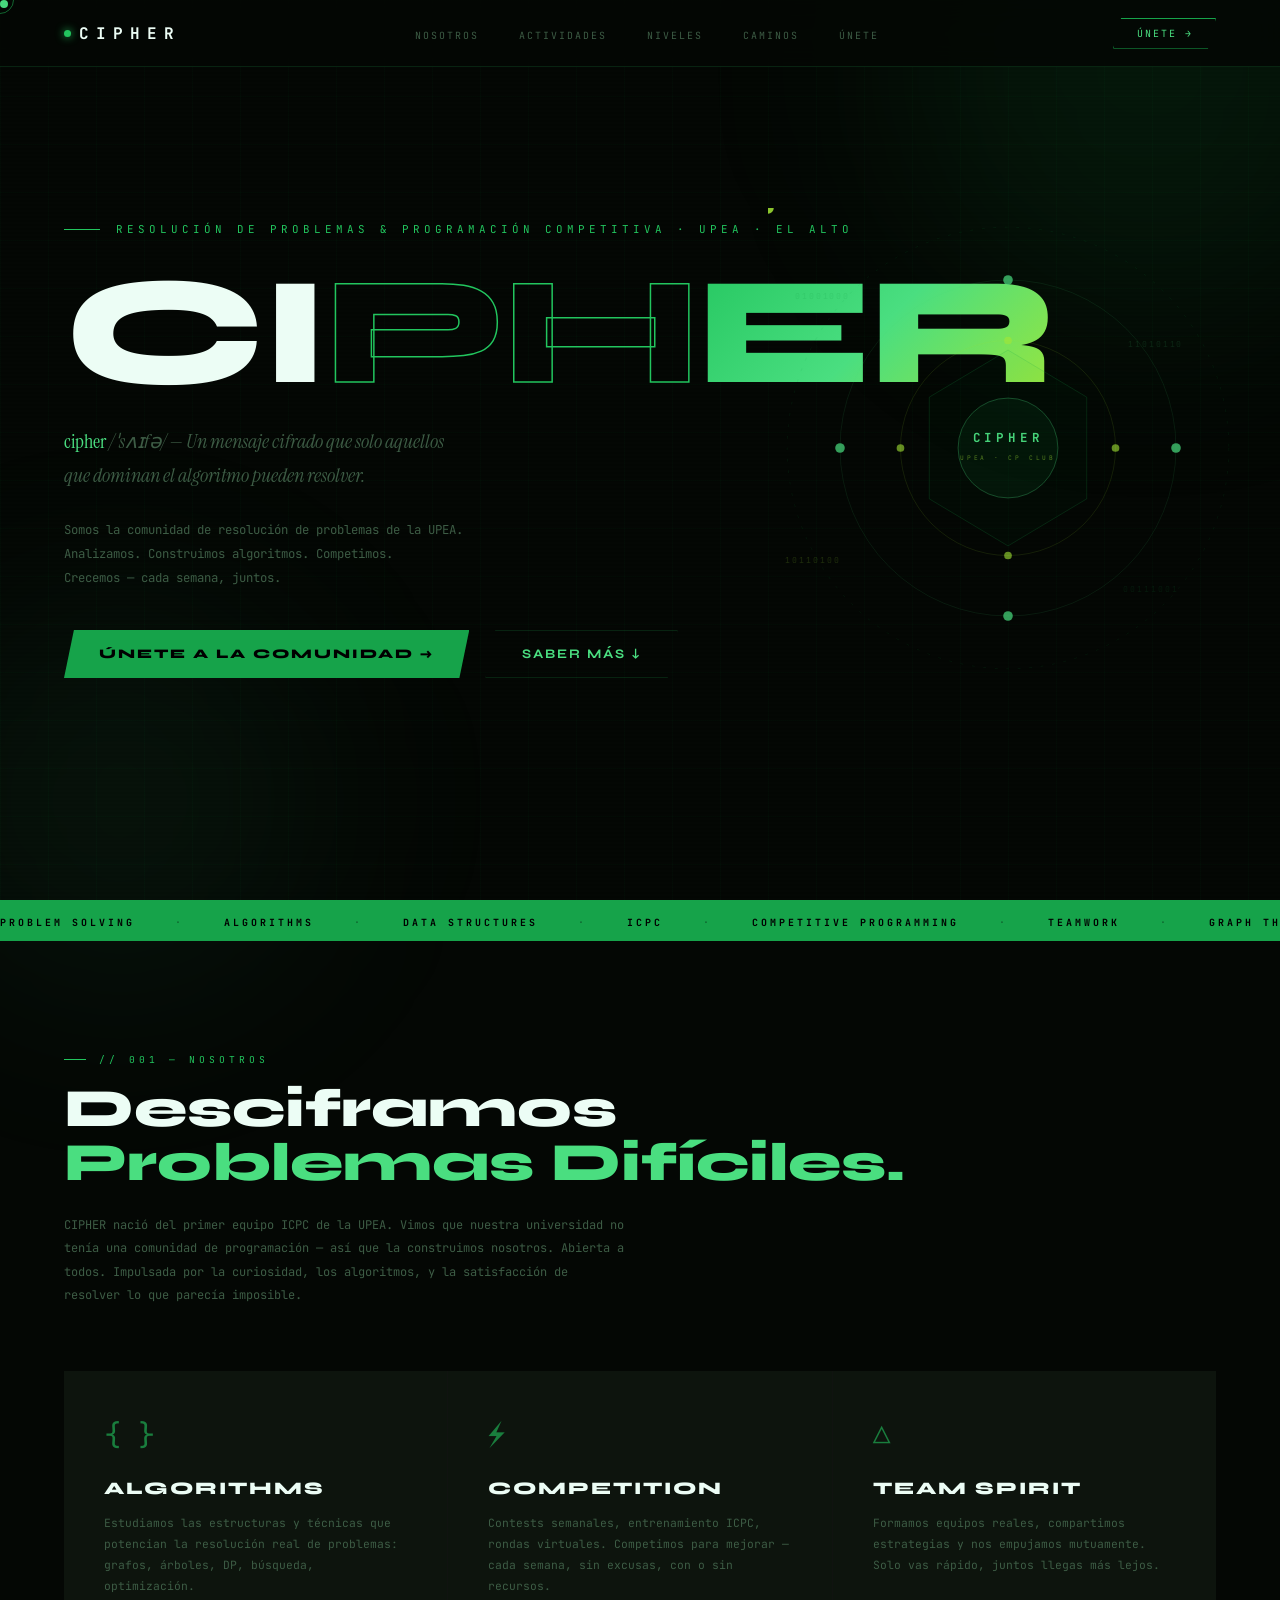
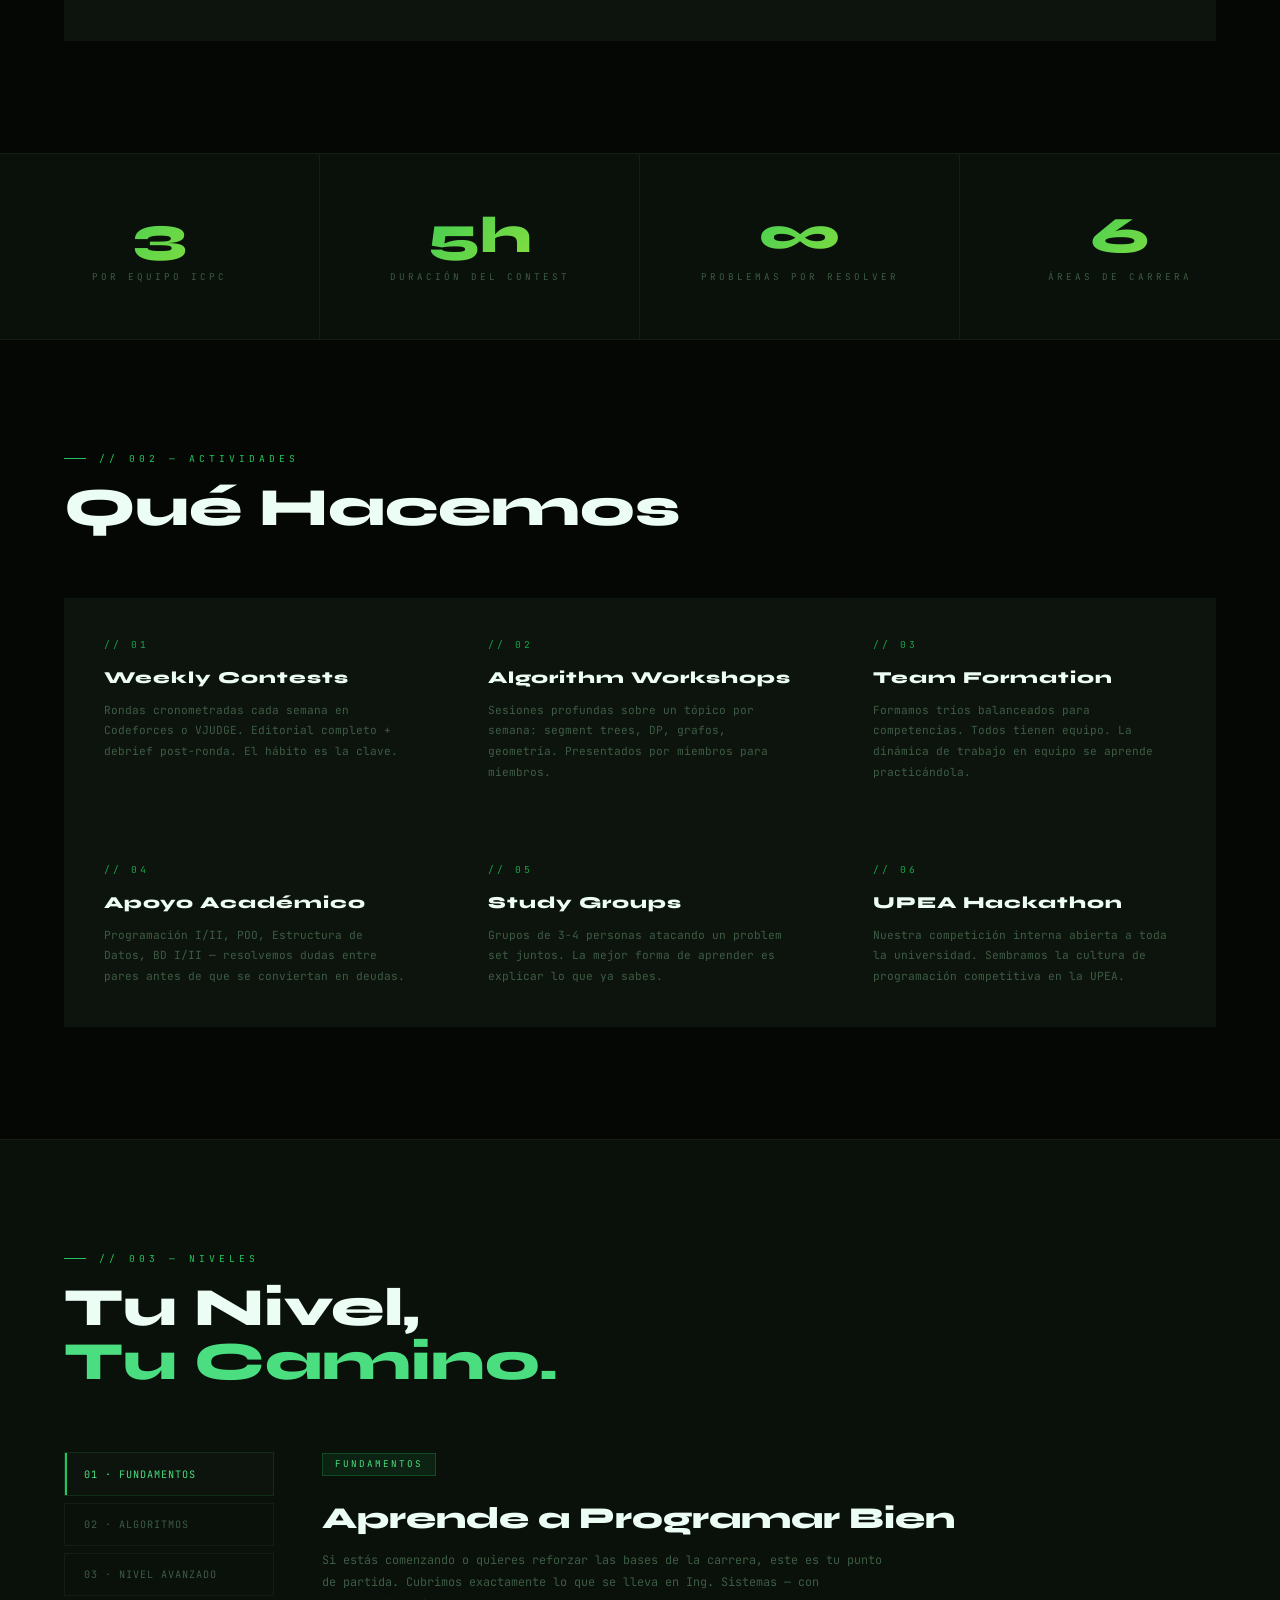
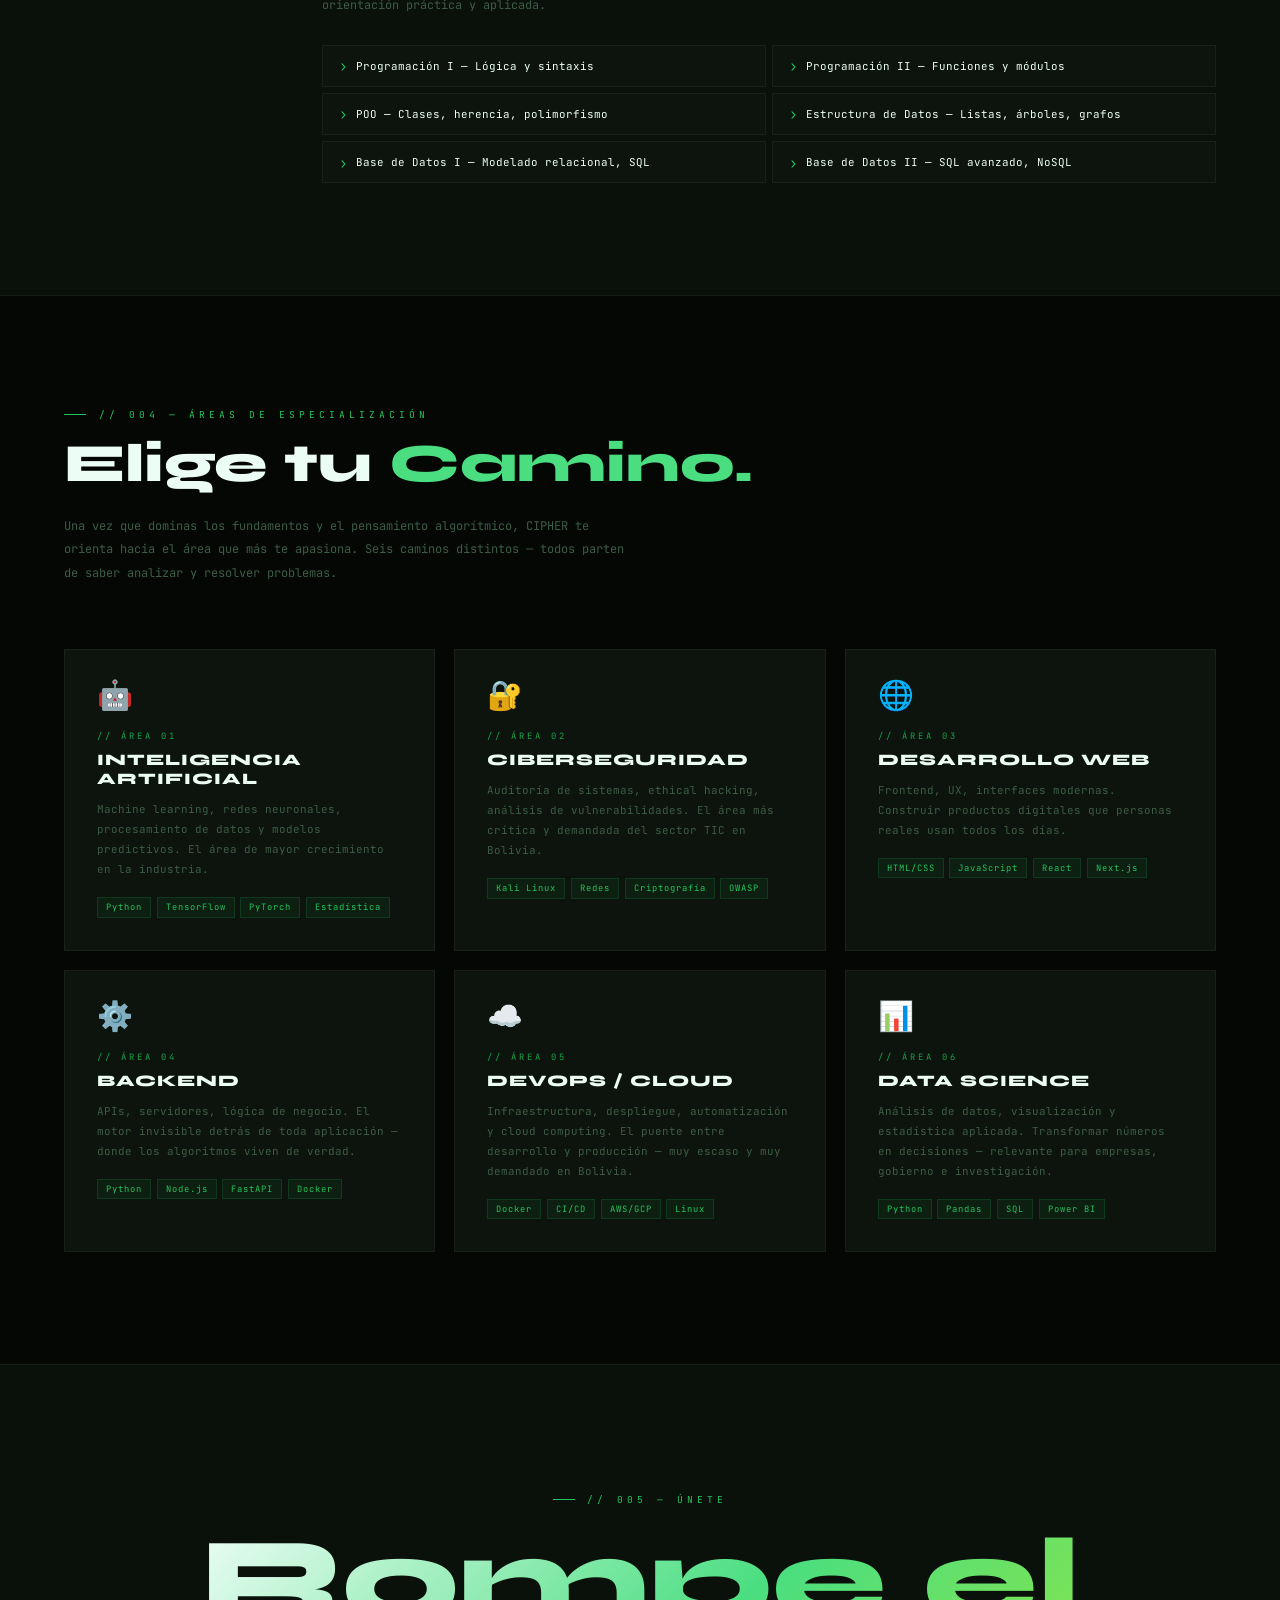
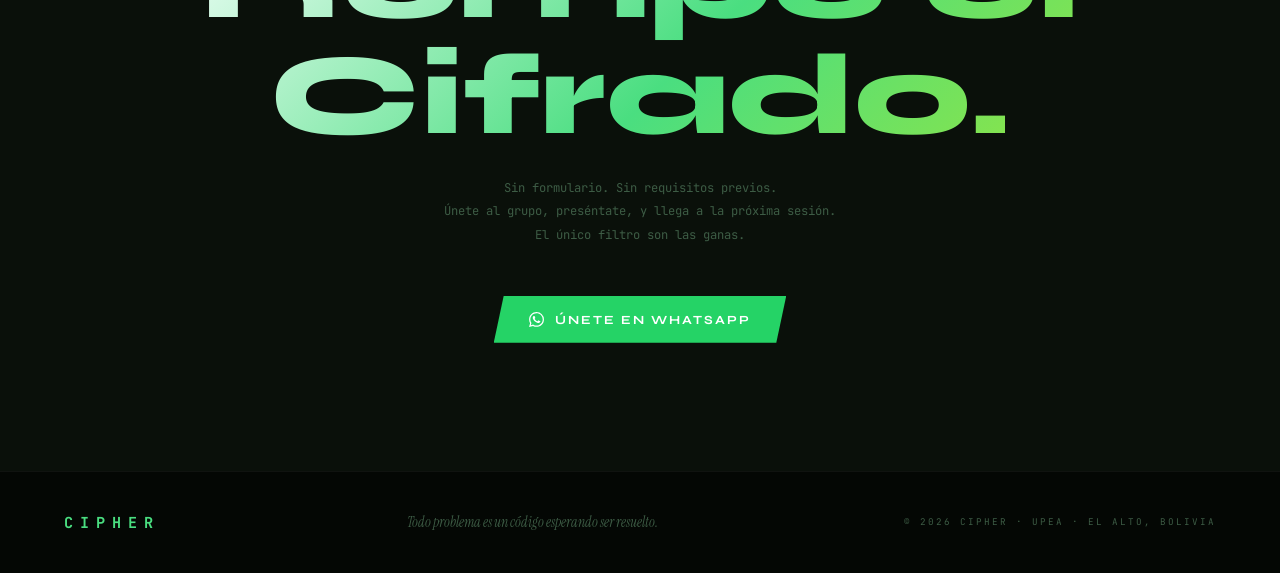
<file: index.html>
<!DOCTYPE html>
<html lang="es">
<head>
<meta charset="UTF-8"/>
<meta name="viewport" content="width=device-width, initial-scale=1.0"/>
<title>CIPHER — Comunidad de Programación Competitiva</title>
<link href="https://fonts.googleapis.com/css2?family=Syne:wght@400;700;800&family=JetBrains+Mono:wght@300;400;700&family=Instrument+Serif:ital@0;1&display=swap" rel="stylesheet"/>
<link rel="stylesheet" href="style.css"/>
</head>
<body>

<div id="cur"></div>
<div id="cur-ring"></div>
<div class="blob blob-1"></div>
<div class="blob blob-2"></div>

<!-- ── NAV ── -->
<nav>
  <a href="#" class="nav-logo"><span class="dot"></span>CIPHER</a>
  <ul class="nav-links">
    <li><a href="#about">Nosotros</a></li>
    <li><a href="#activities">Actividades</a></li>
    <li><a href="#tracks">Niveles</a></li>
    <li><a href="#paths">Caminos</a></li>
    <li><a href="#join">Únete</a></li>
  </ul>
  <a href="#join" class="nav-join">Únete →</a>
</nav>

<!-- ── HERO ── -->
<section class="hero" id="home">
  <div class="hero-eyebrow">Resolución de Problemas & Programación Competitiva · UPEA · El Alto</div>
  <h1 class="hero-title">
    <span class="solid">CI</span><span class="hollow">PH</span><span class="green">ER</span>
  </h1>
  <p class="hero-meaning">
    <em>cipher</em> /ˈsʌɪfə/ — Un mensaje cifrado que solo aquellos<br>
    que dominan el algoritmo pueden resolver.
  </p>
  <p class="hero-desc">
    Somos la comunidad de resolución de problemas de la UPEA.<br>
    Analizamos. Construimos algoritmos. Competimos.<br>
    Crecemos — cada semana, juntos.
  </p>
  <div class="hero-ctas">
    <a href="#join" class="cta-main">Únete a la Comunidad →</a>
    <a href="#about" class="cta-ghost">Saber más ↓</a>
  </div>
  <div class="hero-visual">
    <svg viewBox="0 0 500 500" fill="none" xmlns="http://www.w3.org/2000/svg">
      <circle cx="250" cy="250" r="230" stroke="rgba(22,163,74,0.1)" stroke-width="1" stroke-dasharray="3 9"
        style="transform-origin:250px 250px;animation:tick 40s linear infinite"/>
      <g style="transform-origin:250px 250px;animation:tick 18s linear infinite">
        <circle cx="250" cy="250" r="175" stroke="rgba(74,222,128,0.1)" stroke-width="1"/>
        <circle cx="250" cy="75"  r="5" fill="rgba(74,222,128,0.7)"/>
        <circle cx="425" cy="250" r="5" fill="rgba(74,222,128,0.7)"/>
        <circle cx="250" cy="425" r="5" fill="rgba(74,222,128,0.7)"/>
        <circle cx="75"  cy="250" r="5" fill="rgba(74,222,128,0.7)"/>
      </g>
      <g style="transform-origin:250px 250px;animation:tick 10s linear infinite reverse">
        <circle cx="250" cy="250" r="112" stroke="rgba(163,230,53,0.12)" stroke-width="1"/>
        <circle cx="250" cy="138" r="4" fill="rgba(163,230,53,0.6)"/>
        <circle cx="362" cy="250" r="4" fill="rgba(163,230,53,0.6)"/>
        <circle cx="250" cy="362" r="4" fill="rgba(163,230,53,0.6)"/>
        <circle cx="138" cy="250" r="4" fill="rgba(163,230,53,0.6)"/>
      </g>
      <polygon points="250,148 332,197 332,303 250,352 168,303 168,197"
        stroke="rgba(22,163,74,0.2)" stroke-width="1" fill="rgba(22,163,74,0.03)"
        style="transform-origin:250px 250px;animation:tick 22s linear infinite"/>
      <circle cx="250" cy="250" r="52"
        stroke="rgba(74,222,128,0.3)" stroke-width="1" fill="rgba(22,163,74,0.07)"
        style="animation:bf 5s ease-in-out infinite"/>
      <text x="250" y="244" text-anchor="middle" font-family="JetBrains Mono" font-size="13" font-weight="700" fill="rgba(74,222,128,0.95)" letter-spacing="5">CIPHER</text>
      <text x="250" y="262" text-anchor="middle" font-family="JetBrains Mono" font-size="6.5" fill="rgba(163,230,53,0.5)" letter-spacing="3">UPEA · CP CLUB</text>
      <circle r="6" fill="rgba(163,230,53,0.85)">
        <animateMotion dur="7s" repeatCount="indefinite"><mpath href="#orb"/></animateMotion>
      </circle>
      <circle id="orb" cx="250" cy="250" r="175" fill="none"/>
      <text x="28"  y="95"  font-family="JetBrains Mono" font-size="8.5" fill="rgba(22,163,74,0.18)"  letter-spacing="2">01001000</text>
      <text x="375" y="145" font-family="JetBrains Mono" font-size="8.5" fill="rgba(74,222,128,0.13)" letter-spacing="2">11010110</text>
      <text x="18"  y="370" font-family="JetBrains Mono" font-size="8.5" fill="rgba(163,230,53,0.18)" letter-spacing="2">10110100</text>
      <text x="370" y="400" font-family="JetBrains Mono" font-size="8.5" fill="rgba(22,163,74,0.13)"  letter-spacing="2">00111001</text>
    </svg>
  </div>
</section>

<!-- ── TICKER ── -->
<div class="ticker">
  <div class="ticker-inner">
    <span>Problem Solving</span><span class="sep">·</span>
    <span>Algorithms</span><span class="sep">·</span>
    <span>Data Structures</span><span class="sep">·</span>
    <span>ICPC</span><span class="sep">·</span>
    <span>Competitive Programming</span><span class="sep">·</span>
    <span>Teamwork</span><span class="sep">·</span>
    <span>Graph Theory</span><span class="sep">·</span>
    <span>Dynamic Programming</span><span class="sep">·</span>
    <span>Codeforces</span><span class="sep">·</span>
    <span>UPEA · El Alto</span><span class="sep">·</span>
    <span>Problem Solving</span><span class="sep">·</span>
    <span>Algorithms</span><span class="sep">·</span>
    <span>Data Structures</span><span class="sep">·</span>
    <span>ICPC</span><span class="sep">·</span>
    <span>Competitive Programming</span><span class="sep">·</span>
    <span>Teamwork</span><span class="sep">·</span>
    <span>Graph Theory</span><span class="sep">·</span>
    <span>Dynamic Programming</span><span class="sep">·</span>
    <span>Codeforces</span><span class="sep">·</span>
    <span>UPEA · El Alto</span><span class="sep">·</span>
  </div>
</div>

<!-- ── ABOUT ── -->
<section id="about">
  <div class="label">// 001 — Nosotros</div>
  <h2 class="big-title reveal">Desciframos<br><span class="accent">Problemas Difíciles.</span></h2>
  <p class="reveal section-desc" style="transition-delay:.1s">
    CIPHER nació del primer equipo ICPC de la UPEA. Vimos que nuestra universidad no tenía una comunidad de programación — así que la construimos nosotros.
    Abierta a todos. Impulsada por la curiosidad, los algoritmos, y la satisfacción de resolver lo que parecía imposible.
  </p>
  <div class="pillars reveal" style="transition-delay:.2s">
    <div class="pillar">
      <span class="pillar-icon">{ }</span>
      <h3>Algorithms</h3>
      <p>Estudiamos las estructuras y técnicas que potencian la resolución real de problemas: grafos, árboles, DP, búsqueda, optimización.</p>
    </div>
    <div class="pillar">
      <span class="pillar-icon">⚡</span>
      <h3>Competition</h3>
      <p>Contests semanales, entrenamiento ICPC, rondas virtuales. Competimos para mejorar — cada semana, sin excusas, con o sin recursos.</p>
    </div>
    <div class="pillar">
      <span class="pillar-icon">△</span>
      <h3>Team Spirit</h3>
      <p>Formamos equipos reales, compartimos estrategias y nos empujamos mutuamente. Solo vas rápido, juntos llegas más lejos.</p>
    </div>
  </div>
</section>

<!-- ── STATS ── -->
<div class="stat-row">
  <div class="stat-cell reveal"><span class="stat-num">3</span><span class="stat-lbl">Por equipo ICPC</span></div>
  <div class="stat-cell reveal" style="transition-delay:.1s"><span class="stat-num">5h</span><span class="stat-lbl">Duración del Contest</span></div>
  <div class="stat-cell reveal" style="transition-delay:.2s"><span class="stat-num">∞</span><span class="stat-lbl">Problemas por Resolver</span></div>
  <div class="stat-cell reveal" style="transition-delay:.3s"><span class="stat-num">6</span><span class="stat-lbl">Áreas de Carrera</span></div>
</div>

<!-- ── ACTIVITIES ── -->
<section id="activities">
  <div class="label">// 002 — Actividades</div>
  <h2 class="big-title reveal">Qué Hacemos</h2>
  <div class="act-grid reveal" style="transition-delay:.15s">
    <div class="act-card">
      <span class="act-num">// 01</span>
      <h3>Weekly Contests</h3>
      <p>Rondas cronometradas cada semana en Codeforces o VJUDGE. Editorial completo + debrief post-ronda. El hábito es la clave.</p>
    </div>
    <div class="act-card">
      <span class="act-num">// 02</span>
      <h3>Algorithm Workshops</h3>
      <p>Sesiones profundas sobre un tópico por semana: segment trees, DP, grafos, geometría. Presentados por miembros para miembros.</p>
    </div>
    <div class="act-card">
      <span class="act-num">// 03</span>
      <h3>Team Formation</h3>
      <p>Formamos tríos balanceados para competencias. Todos tienen equipo. La dinámica de trabajo en equipo se aprende practicándola.</p>
    </div>
    <div class="act-card">
      <span class="act-num">// 04</span>
      <h3>Apoyo Académico</h3>
      <p>Programación I/II, POO, Estructura de Datos, BD I/II — resolvemos dudas entre pares antes de que se conviertan en deudas.</p>
    </div>
    <div class="act-card">
      <span class="act-num">// 05</span>
      <h3>Study Groups</h3>
      <p>Grupos de 3-4 personas atacando un problem set juntos. La mejor forma de aprender es explicar lo que ya sabes.</p>
    </div>
    <div class="act-card">
      <span class="act-num">// 06</span>
      <h3>UPEA Hackathon</h3>
      <p>Nuestra competición interna abierta a toda la universidad. Sembramos la cultura de programación competitiva en la UPEA.</p>
    </div>
  </div>
</section>

<!-- ── TRACKS ── -->
<section id="tracks" class="tracks-section">
  <div class="label">// 003 — Niveles</div>
  <h2 class="big-title reveal">Tu Nivel,<br><span class="accent">Tu Camino.</span></h2>
  <div class="tracks-layout reveal" style="transition-delay:.15s">
    <div class="track-nav">
      <button class="track-btn active" onclick="sw('f',this)">01 · Fundamentos</button>
      <button class="track-btn" onclick="sw('a',this)">02 · Algoritmos</button>
      <button class="track-btn" onclick="sw('s',this)">03 · Nivel Avanzado</button>
    </div>
    <div>
      <div class="track-panel active" id="track-f">
        <span class="track-badge badge-f">Fundamentos</span>
        <h3>Aprende a Programar Bien</h3>
        <p>Si estás comenzando o quieres reforzar las bases de la carrera, este es tu punto de partida. Cubrimos exactamente lo que se lleva en Ing. Sistemas — con orientación práctica y aplicada.</p>
        <div class="topic-grid">
          <div class="topic">Programación I — Lógica y sintaxis</div>
          <div class="topic">Programación II — Funciones y módulos</div>
          <div class="topic">POO — Clases, herencia, polimorfismo</div>
          <div class="topic">Estructura de Datos — Listas, árboles, grafos</div>
          <div class="topic">Base de Datos I — Modelado relacional, SQL</div>
          <div class="topic">Base de Datos II — SQL avanzado, NoSQL</div>
        </div>
      </div>
      <div class="track-panel" id="track-a">
        <span class="track-badge badge-a">Algoritmos</span>
        <h3>Pensamiento Algorítmico</h3>
        <p>Ya dominas la programación. Ahora entrenamos la parte más importante: cómo analizar un problema, diseñar una solución eficiente y razonar sobre su complejidad.</p>
        <div class="topic-grid">
          <div class="topic">Análisis de complejidad — Big O</div>
          <div class="topic">Búsqueda y Ordenamiento avanzado</div>
          <div class="topic">Recursión y Divide & Conquer</div>
          <div class="topic">Programación Dinámica (DP)</div>
          <div class="topic">Grafos — BFS, DFS, Dijkstra, Floyd</div>
          <div class="topic">Greedy Algorithms & correctness proofs</div>
        </div>
      </div>
      <div class="track-panel" id="track-s">
        <span class="track-badge badge-s">Nivel Avanzado</span>
        <h3>Competencia de Verdad</h3>
        <p>Para quienes apuntan a contests serios y al ICPC. Tópicos avanzados, presión de tiempo real, análisis post-contest. Aquí se separan los que resuelven de los que solo intentan.</p>
        <div class="topic-grid">
          <div class="topic">Segment Trees & Fenwick Trees</div>
          <div class="topic">DP Avanzado — Bitmask, Knapsack, SOS</div>
          <div class="topic">Network Flow & Matching</div>
          <div class="topic">Geometría Computacional</div>
          <div class="topic">String Algorithms — KMP, Suffix Array</div>
          <div class="topic">Mock Contests ICPC-style (5h, equipo)</div>
        </div>
      </div>
    </div>
  </div>
</section>

<!-- ── PATHS ── -->
<section id="paths">
  <div class="label">// 004 — Áreas de Especialización</div>
  <h2 class="big-title reveal">Elige tu <span class="accent">Camino.</span></h2>
  <p class="reveal section-desc" style="transition-delay:.1s">
    Una vez que dominas los fundamentos y el pensamiento algorítmico, CIPHER te orienta hacia el área que más te apasiona.
    Seis caminos distintos — todos parten de saber analizar y resolver problemas.
  </p>
  <div class="paths-grid reveal" style="transition-delay:.2s">

    <div class="path-card">
      <span class="path-icon">🤖</span>
      <span class="path-tag">// Área 01</span>
      <h3>Inteligencia Artificial</h3>
      <p>Machine learning, redes neuronales, procesamiento de datos y modelos predictivos. El área de mayor crecimiento en la industria.</p>
      <div class="path-tools">
        <span class="ptag">Python</span><span class="ptag">TensorFlow</span><span class="ptag">PyTorch</span><span class="ptag">Estadística</span>
      </div>
    </div>

    <div class="path-card">
      <span class="path-icon">🔐</span>
      <span class="path-tag">// Área 02</span>
      <h3>Ciberseguridad</h3>
      <p>Auditoría de sistemas, ethical hacking, análisis de vulnerabilidades. El área más crítica y demandada del sector TIC en Bolivia.</p>
      <div class="path-tools">
        <span class="ptag">Kali Linux</span><span class="ptag">Redes</span><span class="ptag">Criptografía</span><span class="ptag">OWASP</span>
      </div>
    </div>

    <div class="path-card">
      <span class="path-icon">🌐</span>
      <span class="path-tag">// Área 03</span>
      <h3>Desarrollo Web</h3>
      <p>Frontend, UX, interfaces modernas. Construir productos digitales que personas reales usan todos los días.</p>
      <div class="path-tools">
        <span class="ptag">HTML/CSS</span><span class="ptag">JavaScript</span><span class="ptag">React</span><span class="ptag">Next.js</span>
      </div>
    </div>

    <div class="path-card">
      <span class="path-icon">⚙️</span>
      <span class="path-tag">// Área 04</span>
      <h3>Backend</h3>
      <p>APIs, servidores, lógica de negocio. El motor invisible detrás de toda aplicación — donde los algoritmos viven de verdad.</p>
      <div class="path-tools">
        <span class="ptag">Python</span><span class="ptag">Node.js</span><span class="ptag">FastAPI</span><span class="ptag">Docker</span>
      </div>
    </div>

    <div class="path-card">
      <span class="path-icon">☁️</span>
      <span class="path-tag">// Área 05</span>
      <h3>DevOps / Cloud</h3>
      <p>Infraestructura, despliegue, automatización y cloud computing. El puente entre desarrollo y producción — muy escaso y muy demandado en Bolivia.</p>
      <div class="path-tools">
        <span class="ptag">Docker</span><span class="ptag">CI/CD</span><span class="ptag">AWS/GCP</span><span class="ptag">Linux</span>
      </div>
    </div>

    <div class="path-card">
      <span class="path-icon">📊</span>
      <span class="path-tag">// Área 06</span>
      <h3>Data Science</h3>
      <p>Análisis de datos, visualización y estadística aplicada. Transformar números en decisiones — relevante para empresas, gobierno e investigación.</p>
      <div class="path-tools">
        <span class="ptag">Python</span><span class="ptag">Pandas</span><span class="ptag">SQL</span><span class="ptag">Power BI</span>
      </div>
    </div>

  </div>
</section>

<!-- ── JOIN ── -->
<section class="join-section" id="join">
  <div class="label" style="justify-content:center">// 005 — Únete</div>
  <h2 class="big-title">Rompe el<br>Cifrado.</h2>
  <p class="join-sub">
    Sin formulario. Sin requisitos previos.<br>
    Únete al grupo, preséntate, y llega a la próxima sesión.<br>
    El único filtro son las ganas.
  </p>
  <div class="join-btns">
    <!-- <a href="#" class="btn-tg">
      <svg width="15" height="15" viewBox="0 0 24 24" fill="currentColor"><path d="M12 0C5.373 0 0 5.373 0 12s5.373 12 12 12 12-5.373 12-12S18.627 0 12 0zm5.562 8.248l-2.032 9.566c-.148.658-.537.818-1.084.508l-3-2.21-1.447 1.394c-.16.16-.295.295-.605.295l.213-3.053 5.56-5.023c.242-.213-.054-.333-.373-.12l-6.871 4.326-2.962-.924c-.643-.204-.657-.643.136-.953l11.57-4.461c.537-.194 1.006.131.895.655z"/></svg>
      Únete en Telegram
    </a> -->
    <a href="https://chat.whatsapp.com/BvZCgVYfR6aAK3OOGWiPiY" target="_blank" class="btn-wa">
      <svg width="15" height="15" viewBox="0 0 24 24" fill="currentColor"><path d="M17.472 14.382c-.297-.149-1.758-.867-2.03-.967-.273-.099-.471-.148-.67.15-.197.297-.767.966-.94 1.164-.173.199-.347.223-.644.075-.297-.15-1.255-.463-2.39-1.475-.883-.788-1.48-1.761-1.653-2.059-.173-.297-.018-.458.13-.606.134-.133.298-.347.446-.52.149-.174.198-.298.298-.497.099-.198.05-.371-.025-.52-.075-.149-.669-1.612-.916-2.207-.242-.579-.487-.5-.669-.51-.173-.008-.371-.01-.57-.01-.198 0-.52.074-.792.372-.272.297-1.04 1.016-1.04 2.479 0 1.462 1.065 2.875 1.213 3.074.149.198 2.096 3.2 5.077 4.487.709.306 1.262.489 1.694.625.712.227 1.36.195 1.871.118.571-.085 1.758-.719 2.006-1.413.248-.694.248-1.289.173-1.413-.074-.124-.272-.198-.57-.347m-5.421 7.403h-.004a9.87 9.87 0 01-5.031-1.378l-.361-.214-3.741.982.998-3.648-.235-.374a9.86 9.86 0 01-1.51-5.26c.001-5.45 4.436-9.884 9.888-9.884 2.64 0 5.122 1.03 6.988 2.898a9.825 9.825 0 012.893 6.994c-.003 5.45-4.437 9.884-9.885 9.884m8.413-18.297A11.815 11.815 0 0012.05 0C5.495 0 .16 5.335.157 11.892c0 2.096.547 4.142 1.588 5.945L.057 24l6.305-1.654a11.882 11.882 0 005.683 1.448h.005c6.554 0 11.89-5.335 11.893-11.893a11.821 11.821 0 00-3.48-8.413z"/></svg>
      Únete en WhatsApp
    </a>
  </div>
</section>

<!-- ── FOOTER ── -->
<footer>
  <div class="foot-logo">CIPHER</div>
  <div class="foot-tagline">Todo problema es un código esperando ser resuelto.</div>
  <div class="foot-copy">© 2026 CIPHER · UPEA · El Alto, Bolivia</div>
</footer>

<script src="main.js"></script>
</body>
</html>
</file>
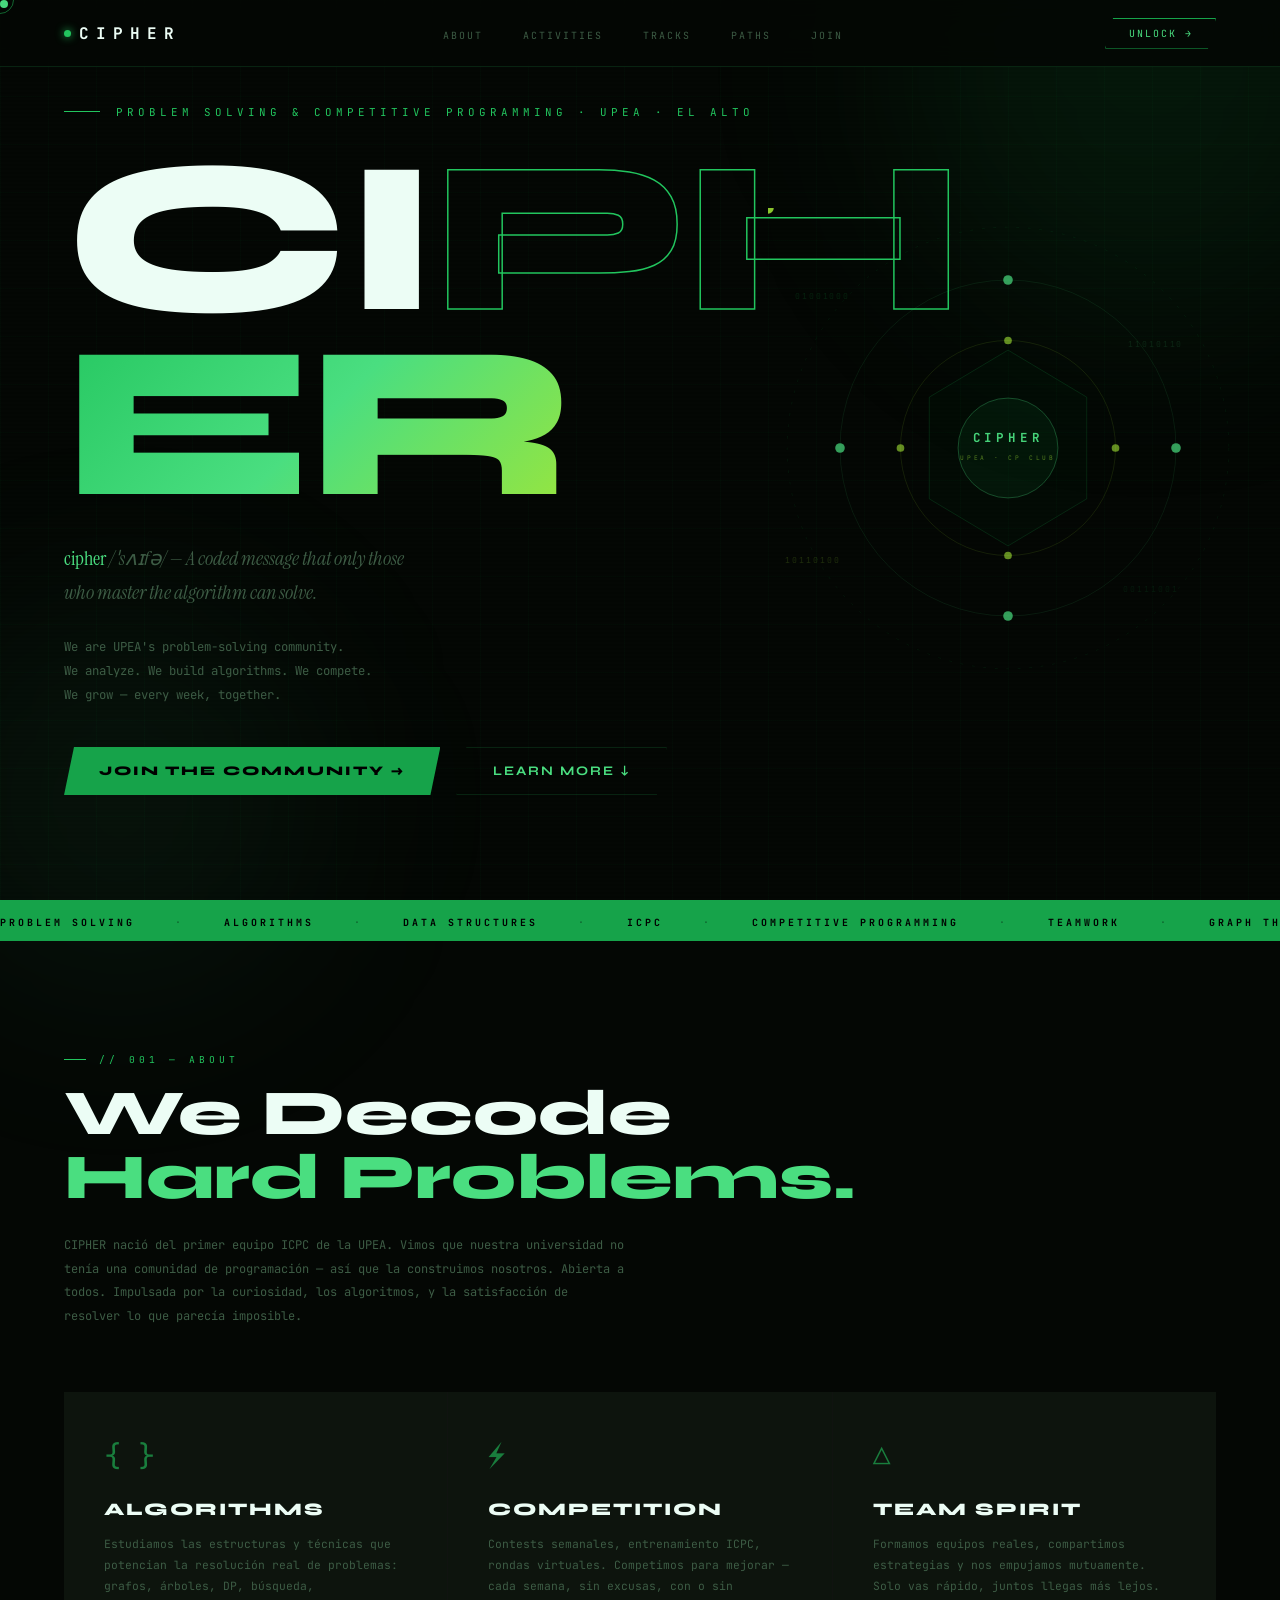
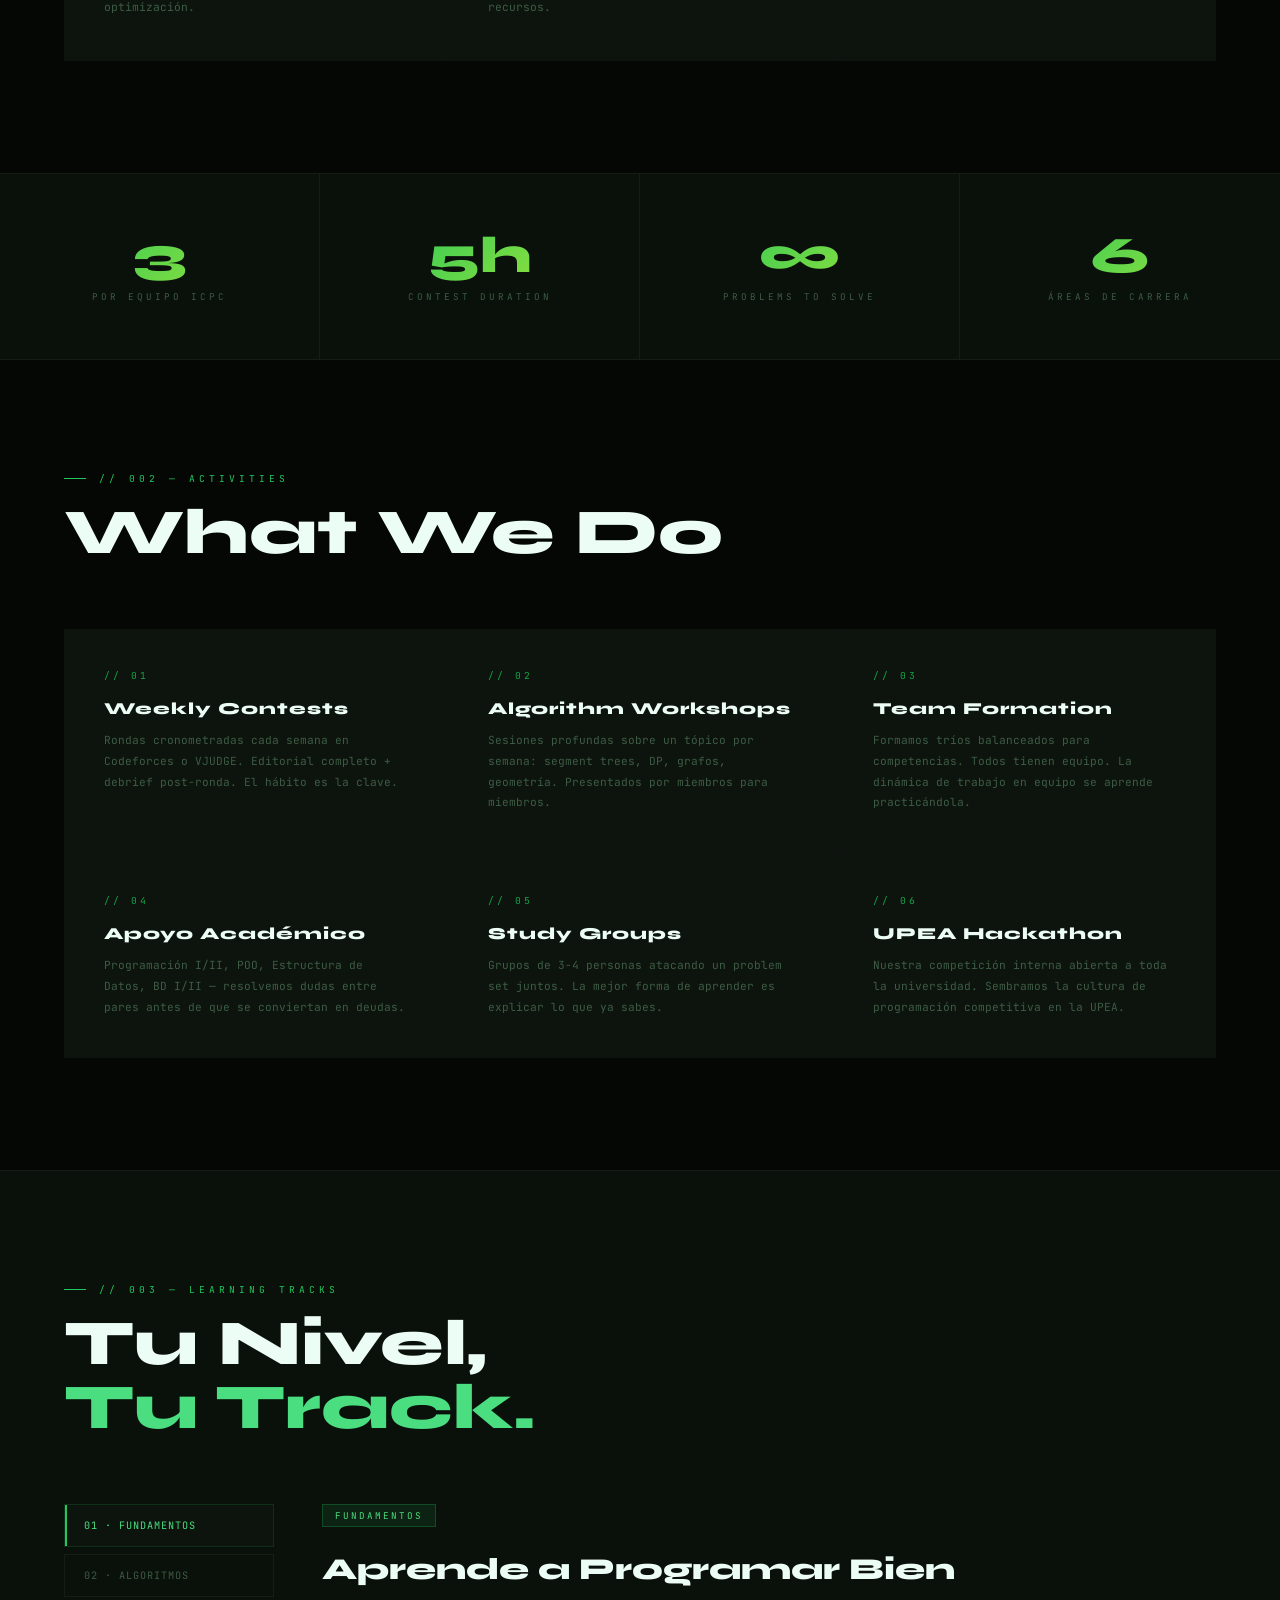
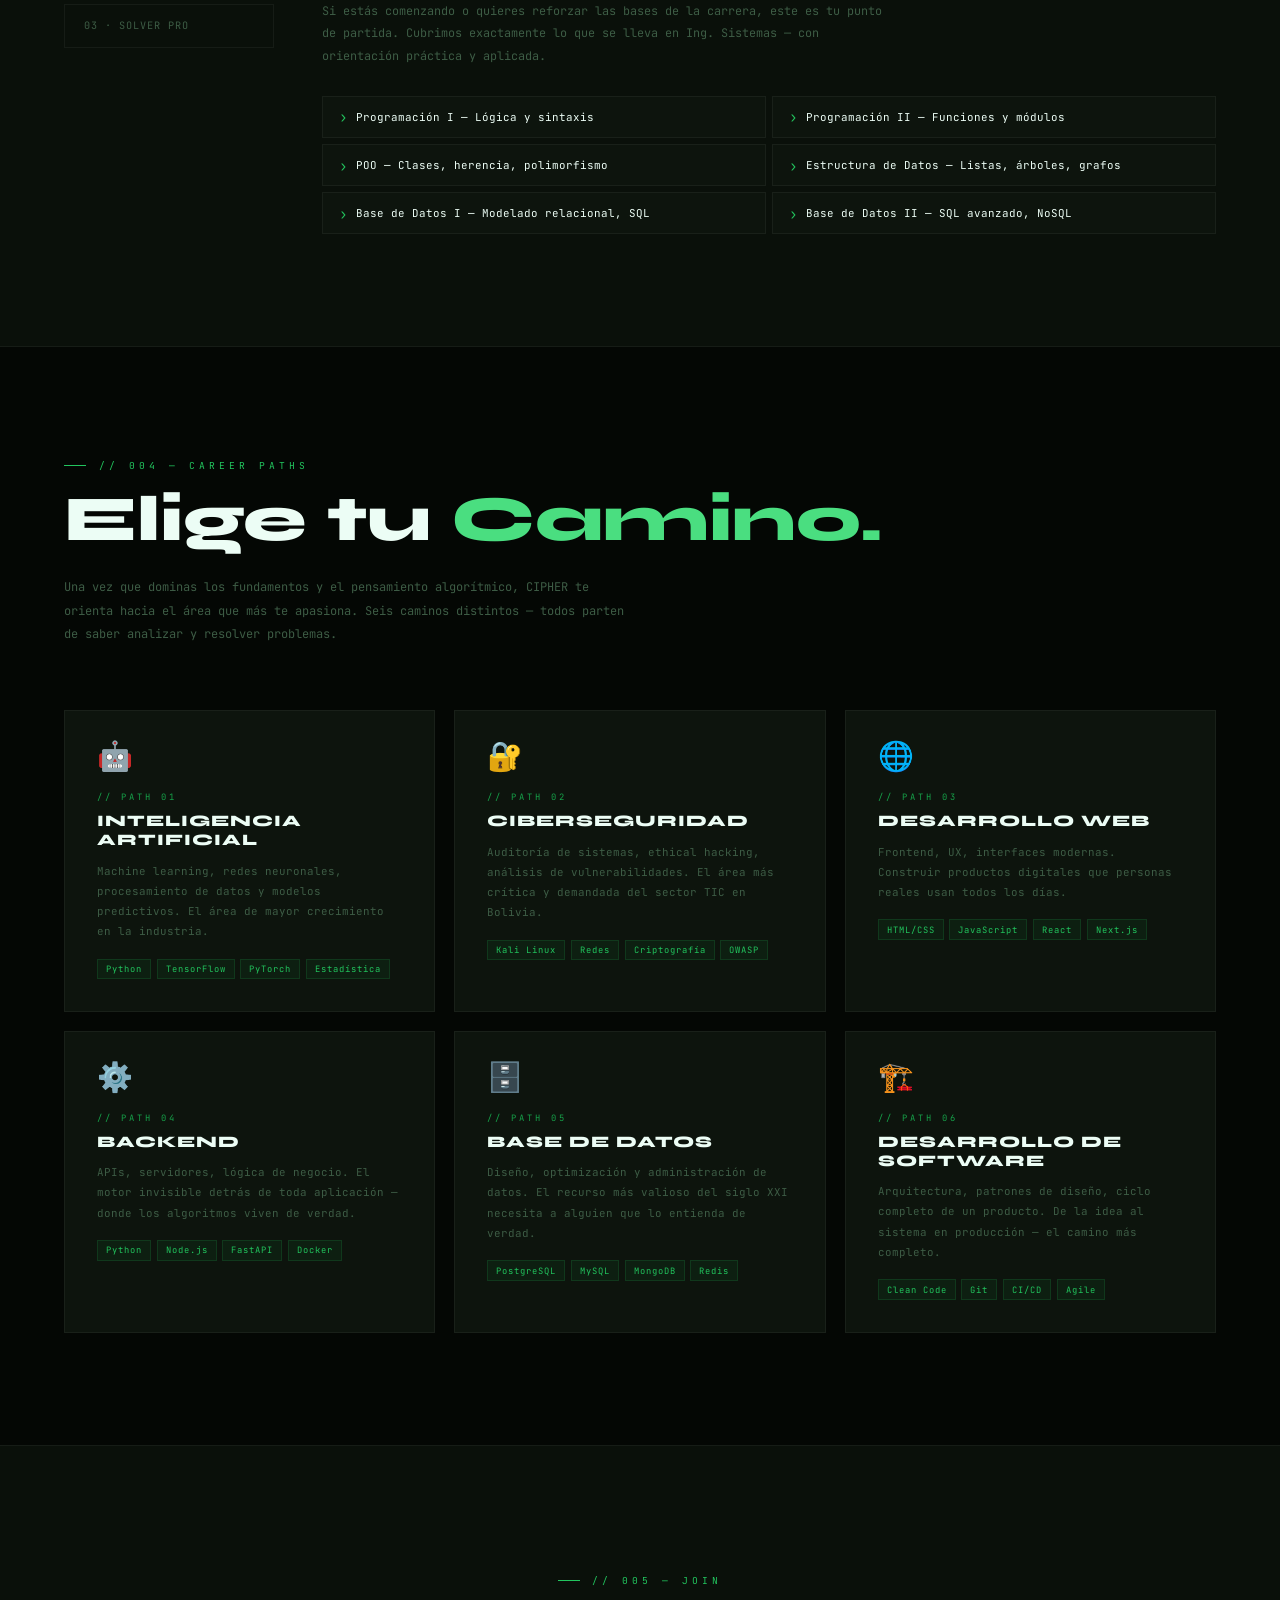
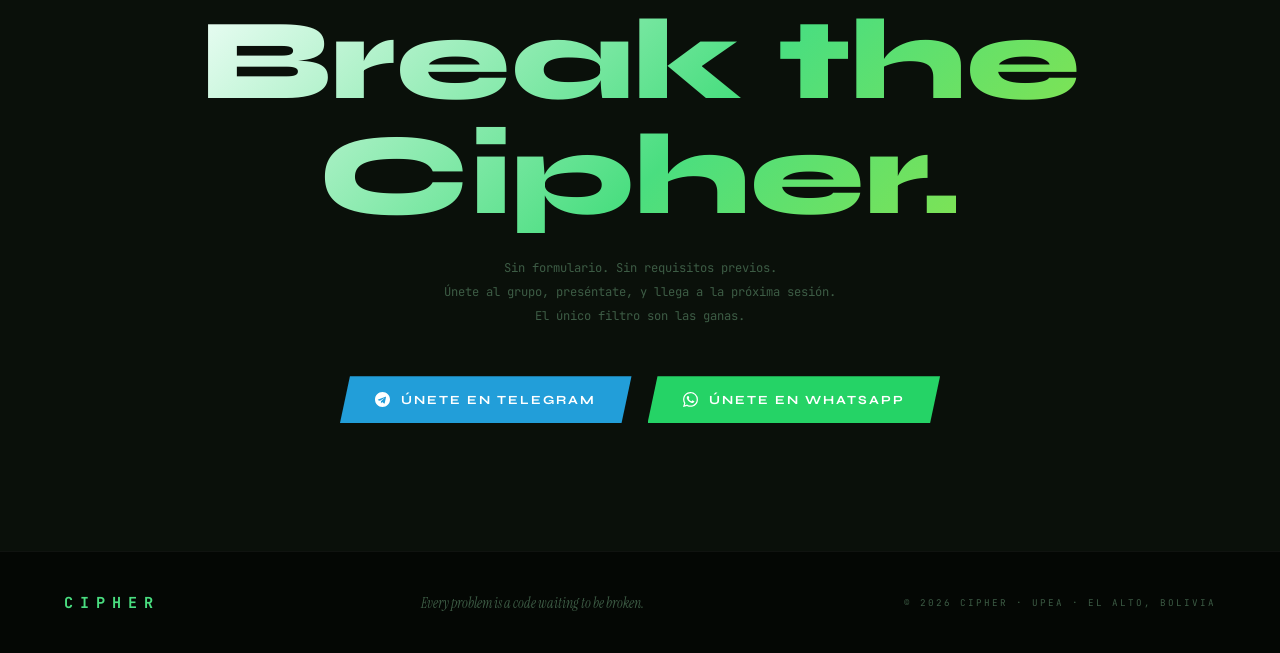
<file: cipher-landing.html>
<!DOCTYPE html>
<html lang="en">
<head>
<meta charset="UTF-8"/>
<meta name="viewport" content="width=device-width, initial-scale=1.0"/>
<title>CIPHER — Competitive Programming Community</title>
<link href="https://fonts.googleapis.com/css2?family=Syne:wght@400;700;800&family=JetBrains+Mono:wght@300;400;700&family=Instrument+Serif:ital@0;1&display=swap" rel="stylesheet"/>
<style>
:root{
  --bg:#040704;--bg2:#070c07;--surface:#0a100a;--card:#0d140d;--card2:#111a11;
  --g1:#16a34a;--g2:#22c55e;--g3:#4ade80;--glow:#86efac;--lime:#a3e635;
  --dim:#166534;--text:#ecfdf5;--muted:#3d5c45;
  --border:rgba(34,197,94,0.15);--border2:rgba(255,255,255,0.05);
}
*,*::before,*::after{box-sizing:border-box;margin:0;padding:0;}
html{scroll-behavior:smooth;}
body{background:var(--bg);color:var(--text);font-family:'Syne',sans-serif;overflow-x:hidden;cursor:none;}

#cur{width:8px;height:8px;background:var(--g3);border-radius:50%;position:fixed;top:0;left:0;pointer-events:none;z-index:9999;mix-blend-mode:difference;}
#cur-ring{width:28px;height:28px;border:1px solid var(--g2);border-radius:50%;position:fixed;top:0;left:0;pointer-events:none;z-index:9998;opacity:.5;}

body::before{content:'';position:fixed;inset:0;background-image:repeating-linear-gradient(0deg,transparent,transparent 2px,rgba(0,0,0,.025) 2px,rgba(0,0,0,.025) 4px);pointer-events:none;z-index:1;}
body::after{content:'';position:fixed;inset:0;background-image:linear-gradient(rgba(22,163,74,0.035) 1px,transparent 1px),linear-gradient(90deg,rgba(22,163,74,0.035) 1px,transparent 1px);background-size:48px 48px;pointer-events:none;z-index:0;}

.blob{position:fixed;border-radius:50%;filter:blur(100px);pointer-events:none;z-index:0;will-change:transform;}
.blob-1{width:500px;height:500px;background:rgba(22,163,74,0.1);top:-180px;right:-120px;animation:bf 20s ease-in-out infinite;}
.blob-2{width:400px;height:400px;background:rgba(74,222,128,0.06);bottom:-100px;left:-80px;animation:bf 26s ease-in-out infinite reverse;}
@keyframes bf{0%,100%{transform:translate(0,0);}50%{transform:translate(20px,-28px);}}

/* NAV */
nav{position:fixed;top:0;left:0;right:0;z-index:200;display:flex;justify-content:space-between;align-items:center;padding:1.1rem 4rem;background:rgba(4,7,4,0.88);backdrop-filter:blur(14px);border-bottom:1px solid var(--border);}
.nav-logo{font-family:'JetBrains Mono',monospace;font-size:1rem;font-weight:700;letter-spacing:7px;text-decoration:none;color:var(--text);display:flex;align-items:center;gap:.5rem;}
.dot{width:7px;height:7px;background:var(--g2);border-radius:50%;box-shadow:0 0 8px var(--g2);animation:px 2s ease-in-out infinite;}
@keyframes px{0%,100%{opacity:1;box-shadow:0 0 8px var(--g2);}50%{opacity:.4;box-shadow:0 0 2px var(--g2);}}
.nav-links{display:flex;gap:2.5rem;list-style:none;}
.nav-links a{font-family:'JetBrains Mono',monospace;font-size:.62rem;letter-spacing:2px;color:var(--muted);text-decoration:none;text-transform:uppercase;transition:color .2s;}
.nav-links a:hover{color:var(--g3);}
.nav-join{font-family:'JetBrains Mono',monospace;font-size:.62rem;letter-spacing:2px;text-transform:uppercase;padding:.5rem 1.4rem;border:1px solid var(--g1);color:var(--g3);background:transparent;text-decoration:none;position:relative;overflow:hidden;transition:color .25s;clip-path:polygon(8px 0%,100% 0%,calc(100% - 8px) 100%,0% 100%);}
.nav-join::before{content:'';position:absolute;inset:0;background:var(--g1);transform:translateX(-101%);transition:transform .3s ease;z-index:-1;}
.nav-join:hover{color:#000;}.nav-join:hover::before{transform:translateX(0);}

/* HERO */
.hero{position:relative;min-height:100vh;display:flex;flex-direction:column;justify-content:center;padding:0 4rem;overflow:hidden;z-index:2;}
.hero-eyebrow{font-family:'JetBrains Mono',monospace;font-size:.68rem;letter-spacing:4px;color:var(--g2);text-transform:uppercase;margin-bottom:1.8rem;opacity:0;animation:su .6s forwards .2s;display:flex;align-items:center;gap:1rem;}
.hero-eyebrow::before{content:'';display:block;width:36px;height:1px;background:var(--g2);}
.hero-title{font-size:clamp(5.5rem,17vw,17rem);font-weight:800;line-height:.85;letter-spacing:-4px;opacity:0;animation:su .8s forwards .35s;}
.hero-title .solid{color:var(--text);}
.hero-title .hollow{-webkit-text-stroke:1.5px var(--g2);color:transparent;}
.hero-title .green{background:linear-gradient(135deg,var(--g2) 0%,var(--g3) 50%,var(--lime) 100%);-webkit-background-clip:text;-webkit-text-fill-color:transparent;}
.hero-meaning{font-family:'Instrument Serif',serif;font-style:italic;font-size:clamp(.9rem,1.8vw,1.25rem);color:var(--muted);margin-top:1.5rem;max-width:480px;line-height:1.7;opacity:0;animation:su .7s forwards .55s;}
.hero-meaning em{color:var(--g3);font-style:normal;}
.hero-desc{font-family:'JetBrains Mono',monospace;font-size:.77rem;line-height:1.95;color:var(--muted);max-width:460px;margin-top:1.6rem;opacity:0;animation:su .7s forwards .7s;}
.hero-ctas{display:flex;gap:1rem;margin-top:2.5rem;opacity:0;animation:su .7s forwards .85s;flex-wrap:wrap;}
.cta-main{display:inline-flex;align-items:center;gap:.7rem;padding:.95rem 2.2rem;background:var(--g1);color:#000;font-family:'Syne',sans-serif;font-size:.82rem;font-weight:800;letter-spacing:2px;text-transform:uppercase;text-decoration:none;clip-path:polygon(10px 0%,100% 0%,calc(100% - 10px) 100%,0% 100%);transition:background .2s,box-shadow .2s;}
.cta-main:hover{background:var(--g3);box-shadow:0 0 24px rgba(74,222,128,0.3);}
.cta-ghost{display:inline-flex;align-items:center;gap:.7rem;padding:.95rem 2.2rem;border:1px solid var(--border);color:var(--g3);font-family:'Syne',sans-serif;font-size:.82rem;font-weight:700;letter-spacing:2px;text-transform:uppercase;text-decoration:none;clip-path:polygon(10px 0%,100% 0%,calc(100% - 10px) 100%,0% 100%);transition:border-color .2s,background .2s;}
.cta-ghost:hover{border-color:var(--g2);background:rgba(22,163,74,0.08);}
.hero-visual{position:absolute;right:2rem;top:50%;transform:translateY(-50%);width:min(480px,42vw);pointer-events:none;opacity:0;animation:fi 1.4s forwards 1s;}

/* TICKER */
.ticker{position:relative;z-index:3;overflow:hidden;padding:.7rem 0;background:var(--g1);}
.ticker-inner{display:inline-flex;gap:2.5rem;animation:tick 28s linear infinite;white-space:nowrap;}
.ticker-inner span{font-family:'JetBrains Mono',monospace;font-size:.62rem;letter-spacing:3px;text-transform:uppercase;color:#000;font-weight:700;}
.ticker-inner .sep{opacity:.35;}
@keyframes tick{0%{transform:translateX(0)}100%{transform:translateX(-50%)}}

/* SECTIONS */
section{position:relative;z-index:2;padding:7rem 4rem;}
.label{font-family:'JetBrains Mono',monospace;font-size:.6rem;letter-spacing:4px;color:var(--g2);text-transform:uppercase;margin-bottom:1rem;display:flex;align-items:center;gap:.8rem;}
.label::before{content:'';display:block;width:22px;height:1px;background:var(--g2);}
.big-title{font-size:clamp(2.2rem,5vw,4.5rem);font-weight:800;line-height:1;margin-bottom:1.5rem;}
.big-title .accent{color:var(--g3);}
.section-desc{font-family:'JetBrains Mono',monospace;font-size:.75rem;color:var(--muted);max-width:560px;line-height:1.95;}

/* PILLARS */
.pillars{display:grid;grid-template-columns:repeat(3,1fr);gap:1px;background:var(--border2);margin-top:4rem;}
.pillar{background:var(--card);padding:2.8rem 2.5rem;position:relative;overflow:hidden;transition:background .3s;}
.pillar::after{content:'';position:absolute;top:0;left:0;right:0;height:2px;background:linear-gradient(90deg,var(--g1),var(--lime));transform:scaleX(0);transform-origin:left;transition:transform .45s;}
.pillar:hover{background:var(--card2);}
.pillar:hover::after{transform:scaleX(1);}
.pillar-icon{font-family:'JetBrains Mono',monospace;font-size:1.8rem;color:var(--g2);margin-bottom:1.5rem;display:block;opacity:.6;transition:opacity .3s;}
.pillar:hover .pillar-icon{opacity:1;}
.pillar h3{font-size:1.1rem;font-weight:800;letter-spacing:2px;text-transform:uppercase;margin-bottom:.8rem;}
.pillar p{font-family:'JetBrains Mono',monospace;font-size:.71rem;color:var(--muted);line-height:1.85;}

/* STATS */
.stat-row{display:grid;grid-template-columns:repeat(4,1fr);background:var(--surface);border-top:1px solid var(--border2);border-bottom:1px solid var(--border2);position:relative;z-index:2;}
.stat-cell{padding:3.5rem 2rem;text-align:center;border-right:1px solid var(--border2);}
.stat-cell:last-child{border-right:none;}
.stat-num{font-size:3.2rem;font-weight:800;background:linear-gradient(135deg,var(--g2),var(--lime));-webkit-background-clip:text;-webkit-text-fill-color:transparent;display:block;line-height:1;}
.stat-lbl{font-family:'JetBrains Mono',monospace;font-size:.58rem;letter-spacing:3px;color:var(--muted);text-transform:uppercase;margin-top:.6rem;display:block;}

/* ACTIVITIES */
.act-grid{display:grid;grid-template-columns:repeat(3,1fr);gap:1px;background:var(--border2);margin-top:4rem;}
.act-card{background:var(--card);padding:2.5rem;transition:background .25s;position:relative;overflow:hidden;}
.act-card::before{content:'';position:absolute;bottom:0;left:0;right:0;height:1px;background:linear-gradient(90deg,transparent,var(--g2),transparent);transform:scaleX(0);transition:transform .4s;}
.act-card:hover{background:var(--card2);}.act-card:hover::before{transform:scaleX(1);}
.act-num{font-family:'JetBrains Mono',monospace;font-size:.6rem;letter-spacing:3px;color:var(--g1);margin-bottom:1rem;display:block;}
.act-card h3{font-size:1.05rem;font-weight:800;letter-spacing:1px;margin-bottom:.7rem;}
.act-card p{font-family:'JetBrains Mono',monospace;font-size:.7rem;color:var(--muted);line-height:1.85;}

/* TRACKS */
.tracks-section{background:var(--surface);border-top:1px solid var(--border2);border-bottom:1px solid var(--border2);}
.tracks-layout{display:grid;grid-template-columns:210px 1fr;gap:3rem;margin-top:4rem;align-items:start;}
.track-nav{display:flex;flex-direction:column;gap:.4rem;}
.track-btn{font-family:'JetBrains Mono',monospace;font-size:.64rem;letter-spacing:1px;text-transform:uppercase;padding:.9rem 1.2rem;background:transparent;border:1px solid var(--border2);color:var(--muted);cursor:pointer;text-align:left;transition:all .2s;position:relative;overflow:hidden;}
.track-btn::before{content:'';position:absolute;left:0;top:0;bottom:0;width:2px;background:var(--g2);transform:scaleY(0);transition:transform .2s;}
.track-btn.active{background:var(--card);color:var(--g3);border-color:var(--border);}
.track-btn.active::before{transform:scaleY(1);}
.track-btn:hover:not(.active){color:var(--text);background:rgba(22,163,74,0.05);}
.track-panel{display:none;}
.track-panel.active{display:block;animation:fi .3s ease;}
.track-badge{display:inline-block;font-family:'JetBrains Mono',monospace;font-size:.58rem;letter-spacing:2px;text-transform:uppercase;padding:.28rem .75rem;margin-bottom:1.5rem;}
.badge-f{background:rgba(34,197,94,.1);color:var(--g3);border:1px solid rgba(34,197,94,.25);}
.badge-a{background:rgba(163,230,53,.1);color:var(--lime);border:1px solid rgba(163,230,53,.25);}
.badge-s{background:rgba(22,163,74,.15);color:var(--g2);border:1px solid rgba(22,163,74,.35);}
.track-panel h3{font-size:1.9rem;font-weight:800;margin-bottom:.8rem;}
.track-panel>p{font-family:'JetBrains Mono',monospace;font-size:.74rem;color:var(--muted);line-height:1.9;margin-bottom:1.8rem;max-width:560px;}
.topic-grid{display:grid;grid-template-columns:repeat(2,1fr);gap:.4rem;}
.topic{font-family:'JetBrains Mono',monospace;font-size:.68rem;color:var(--text);padding:.65rem 1rem;background:var(--card);border:1px solid var(--border2);display:flex;align-items:center;gap:.5rem;transition:border-color .2s,background .2s;}
.topic:hover{border-color:var(--border);background:var(--card2);}
.topic::before{content:'›';color:var(--g2);font-size:.9rem;}

/* PATHS */
.paths-grid{display:grid;grid-template-columns:repeat(3,1fr);gap:1.2rem;margin-top:4rem;}
.path-card{background:var(--card);border:1px solid var(--border2);padding:2rem;position:relative;overflow:hidden;transition:border-color .3s,background .3s,transform .3s;}
.path-card::after{content:'';position:absolute;inset:0;background:linear-gradient(135deg,rgba(22,163,74,0.06),transparent);opacity:0;transition:opacity .35s;}
.path-card:hover{border-color:var(--border);background:var(--card2);transform:translateY(-4px);}
.path-card:hover::after{opacity:1;}
.path-icon{font-size:1.8rem;margin-bottom:1.2rem;display:block;line-height:1;}
.path-tag{font-family:'JetBrains Mono',monospace;font-size:.55rem;letter-spacing:3px;text-transform:uppercase;color:var(--g1);margin-bottom:.5rem;display:block;}
.path-card h3{font-size:1rem;font-weight:800;letter-spacing:1px;text-transform:uppercase;margin-bottom:.7rem;}
.path-card p{font-family:'JetBrains Mono',monospace;font-size:.68rem;color:var(--muted);line-height:1.85;}
.path-tools{display:flex;flex-wrap:wrap;gap:.35rem;margin-top:1.1rem;}
.ptag{font-family:'JetBrains Mono',monospace;font-size:.55rem;letter-spacing:1px;padding:.2rem .5rem;background:rgba(22,163,74,0.07);border:1px solid var(--border);color:var(--g2);}

/* JOIN */
.join-section{background:var(--surface);border-top:1px solid var(--border2);text-align:center;padding:8rem 4rem;}
.join-section .big-title{font-size:clamp(3rem,9vw,8.5rem);background:linear-gradient(135deg,var(--text) 10%,var(--g3) 55%,var(--lime));-webkit-background-clip:text;-webkit-text-fill-color:transparent;}
.join-sub{font-family:'JetBrains Mono',monospace;font-size:.76rem;color:var(--muted);max-width:460px;margin:1.5rem auto 0;line-height:1.95;}
.join-btns{display:flex;justify-content:center;gap:1rem;margin-top:3rem;flex-wrap:wrap;}
.btn-tg{display:inline-flex;align-items:center;gap:.7rem;padding:1rem 2.2rem;background:#229ED9;color:#fff;font-family:'Syne',sans-serif;font-weight:700;font-size:.78rem;letter-spacing:2px;text-transform:uppercase;text-decoration:none;clip-path:polygon(10px 0%,100% 0%,calc(100% - 10px) 100%,0% 100%);transition:filter .2s;}
.btn-tg:hover{filter:brightness(1.15);}
.btn-wa{display:inline-flex;align-items:center;gap:.7rem;padding:1rem 2.2rem;background:#25D366;color:#fff;font-family:'Syne',sans-serif;font-weight:700;font-size:.78rem;letter-spacing:2px;text-transform:uppercase;text-decoration:none;clip-path:polygon(10px 0%,100% 0%,calc(100% - 10px) 100%,0% 100%);transition:filter .2s;}
.btn-wa:hover{filter:brightness(1.1);}

/* FOOTER */
footer{padding:2.5rem 4rem;display:flex;justify-content:space-between;align-items:center;border-top:1px solid var(--border2);position:relative;z-index:2;}
.foot-logo{font-family:'JetBrains Mono',monospace;font-size:.95rem;font-weight:700;letter-spacing:7px;color:var(--g3);}
.foot-tagline{font-family:'Instrument Serif',serif;font-style:italic;font-size:.9rem;color:var(--muted);}
.foot-copy{font-family:'JetBrains Mono',monospace;font-size:.58rem;letter-spacing:2px;color:var(--muted);text-transform:uppercase;}

/* ANIM */
@keyframes su{from{opacity:0;transform:translateY(26px)}to{opacity:1;transform:translateY(0)}}
@keyframes fi{from{opacity:0}to{opacity:1}}
.reveal{opacity:0;transform:translateY(22px);transition:opacity .65s ease,transform .65s ease;}
.reveal.on{opacity:1;transform:translateY(0);}

/* RESPONSIVE */
@media(max-width:900px){
  nav{padding:1rem 1.5rem;}.nav-links{display:none;}
  .hero{padding:6rem 1.5rem 3rem;}.hero-visual{display:none;}
  section{padding:4.5rem 1.5rem;}
  .pillars,.act-grid,.paths-grid{grid-template-columns:1fr;}
  .stat-row{grid-template-columns:repeat(2,1fr);}
  .tracks-layout{grid-template-columns:1fr;}
  .topic-grid{grid-template-columns:1fr;}
  footer{flex-direction:column;gap:1rem;text-align:center;padding:2rem 1.5rem;}.foot-tagline{display:none;}
}
</style>
</head>
<body>

<div id="cur"></div>
<div id="cur-ring"></div>
<div class="blob blob-1"></div>
<div class="blob blob-2"></div>

<!-- NAV -->
<nav>
  <a href="#" class="nav-logo"><span class="dot"></span>CIPHER</a>
  <ul class="nav-links">
    <li><a href="#about">About</a></li>
    <li><a href="#activities">Activities</a></li>
    <li><a href="#tracks">Tracks</a></li>
    <li><a href="#paths">Paths</a></li>
    <li><a href="#join">Join</a></li>
  </ul>
  <a href="#join" class="nav-join">Unlock →</a>
</nav>

<!-- HERO -->
<section class="hero" id="home">
  <div class="hero-eyebrow">Problem Solving & Competitive Programming · UPEA · El Alto</div>
  <h1 class="hero-title">
    <span class="solid">CI</span><span class="hollow">PH</span><br>
    <span class="green">ER</span>
  </h1>
  <p class="hero-meaning"><em>cipher</em> /ˈsʌɪfə/ — A coded message that only those<br>who master the algorithm can solve.</p>
  <p class="hero-desc">
    We are UPEA's problem-solving community.<br>
    We analyze. We build algorithms. We compete.<br>
    We grow — every week, together.
  </p>
  <div class="hero-ctas">
    <a href="#join" class="cta-main">Join the Community →</a>
    <a href="#about" class="cta-ghost">Learn More ↓</a>
  </div>
  <div class="hero-visual">
    <svg viewBox="0 0 500 500" fill="none" xmlns="http://www.w3.org/2000/svg">
      <circle cx="250" cy="250" r="230" stroke="rgba(22,163,74,0.1)" stroke-width="1" stroke-dasharray="3 9" style="transform-origin:250px 250px;animation:tick 40s linear infinite"/>
      <g style="transform-origin:250px 250px;animation:tick 18s linear infinite">
        <circle cx="250" cy="250" r="175" stroke="rgba(74,222,128,0.1)" stroke-width="1"/>
        <circle cx="250" cy="75"  r="5" fill="rgba(74,222,128,0.7)"/>
        <circle cx="425" cy="250" r="5" fill="rgba(74,222,128,0.7)"/>
        <circle cx="250" cy="425" r="5" fill="rgba(74,222,128,0.7)"/>
        <circle cx="75"  cy="250" r="5" fill="rgba(74,222,128,0.7)"/>
      </g>
      <g style="transform-origin:250px 250px;animation:tick 10s linear infinite reverse">
        <circle cx="250" cy="250" r="112" stroke="rgba(163,230,53,0.12)" stroke-width="1"/>
        <circle cx="250" cy="138" r="4" fill="rgba(163,230,53,0.6)"/>
        <circle cx="362" cy="250" r="4" fill="rgba(163,230,53,0.6)"/>
        <circle cx="250" cy="362" r="4" fill="rgba(163,230,53,0.6)"/>
        <circle cx="138" cy="250" r="4" fill="rgba(163,230,53,0.6)"/>
      </g>
      <polygon points="250,148 332,197 332,303 250,352 168,303 168,197" stroke="rgba(22,163,74,0.2)" stroke-width="1" fill="rgba(22,163,74,0.03)" style="transform-origin:250px 250px;animation:tick 22s linear infinite"/>
      <circle cx="250" cy="250" r="52" stroke="rgba(74,222,128,0.3)" stroke-width="1" fill="rgba(22,163,74,0.07)" style="animation:bf 5s ease-in-out infinite"/>
      <text x="250" y="244" text-anchor="middle" font-family="JetBrains Mono" font-size="13" font-weight="700" fill="rgba(74,222,128,0.95)" letter-spacing="5">CIPHER</text>
      <text x="250" y="262" text-anchor="middle" font-family="JetBrains Mono" font-size="6.5" fill="rgba(163,230,53,0.5)" letter-spacing="3">UPEA · CP CLUB</text>
      <circle r="6" fill="rgba(163,230,53,0.85)"><animateMotion dur="7s" repeatCount="indefinite"><mpath href="#orb"/></animateMotion></circle>
      <circle id="orb" cx="250" cy="250" r="175" fill="none"/>
      <text x="28"  y="95"  font-family="JetBrains Mono" font-size="8.5" fill="rgba(22,163,74,0.18)"  letter-spacing="2">01001000</text>
      <text x="375" y="145" font-family="JetBrains Mono" font-size="8.5" fill="rgba(74,222,128,0.13)" letter-spacing="2">11010110</text>
      <text x="18"  y="370" font-family="JetBrains Mono" font-size="8.5" fill="rgba(163,230,53,0.18)" letter-spacing="2">10110100</text>
      <text x="370" y="400" font-family="JetBrains Mono" font-size="8.5" fill="rgba(22,163,74,0.13)"  letter-spacing="2">00111001</text>
    </svg>
  </div>
</section>

<!-- TICKER -->
<div class="ticker">
  <div class="ticker-inner">
    <span>Problem Solving</span><span class="sep">·</span><span>Algorithms</span><span class="sep">·</span><span>Data Structures</span><span class="sep">·</span><span>ICPC</span><span class="sep">·</span><span>Competitive Programming</span><span class="sep">·</span><span>Teamwork</span><span class="sep">·</span><span>Graph Theory</span><span class="sep">·</span><span>Dynamic Programming</span><span class="sep">·</span><span>Codeforces</span><span class="sep">·</span><span>UPEA · El Alto</span><span class="sep">·</span>
    <span>Problem Solving</span><span class="sep">·</span><span>Algorithms</span><span class="sep">·</span><span>Data Structures</span><span class="sep">·</span><span>ICPC</span><span class="sep">·</span><span>Competitive Programming</span><span class="sep">·</span><span>Teamwork</span><span class="sep">·</span><span>Graph Theory</span><span class="sep">·</span><span>Dynamic Programming</span><span class="sep">·</span><span>Codeforces</span><span class="sep">·</span><span>UPEA · El Alto</span><span class="sep">·</span>
  </div>
</div>

<!-- ABOUT -->
<section id="about">
  <div class="label">// 001 — About</div>
  <h2 class="big-title reveal">We Decode<br><span class="accent">Hard Problems.</span></h2>
  <p class="reveal section-desc" style="transition-delay:.1s">
    CIPHER nació del primer equipo ICPC de la UPEA. Vimos que nuestra universidad no tenía una comunidad de programación — así que la construimos nosotros. Abierta a todos. Impulsada por la curiosidad, los algoritmos, y la satisfacción de resolver lo que parecía imposible.
  </p>
  <div class="pillars reveal" style="transition-delay:.2s">
    <div class="pillar"><span class="pillar-icon">{ }</span><h3>Algorithms</h3><p>Estudiamos las estructuras y técnicas que potencian la resolución real de problemas: grafos, árboles, DP, búsqueda, optimización.</p></div>
    <div class="pillar"><span class="pillar-icon">⚡</span><h3>Competition</h3><p>Contests semanales, entrenamiento ICPC, rondas virtuales. Competimos para mejorar — cada semana, sin excusas, con o sin recursos.</p></div>
    <div class="pillar"><span class="pillar-icon">△</span><h3>Team Spirit</h3><p>Formamos equipos reales, compartimos estrategias y nos empujamos mutuamente. Solo vas rápido, juntos llegas más lejos.</p></div>
  </div>
</section>

<!-- STATS -->
<div class="stat-row">
  <div class="stat-cell reveal"><span class="stat-num">3</span><span class="stat-lbl">Por equipo ICPC</span></div>
  <div class="stat-cell reveal" style="transition-delay:.1s"><span class="stat-num">5h</span><span class="stat-lbl">Contest Duration</span></div>
  <div class="stat-cell reveal" style="transition-delay:.2s"><span class="stat-num">∞</span><span class="stat-lbl">Problems to Solve</span></div>
  <div class="stat-cell reveal" style="transition-delay:.3s"><span class="stat-num">6</span><span class="stat-lbl">Áreas de Carrera</span></div>
</div>

<!-- ACTIVITIES -->
<section id="activities">
  <div class="label">// 002 — Activities</div>
  <h2 class="big-title reveal">What We Do</h2>
  <div class="act-grid reveal" style="transition-delay:.15s">
    <div class="act-card"><span class="act-num">// 01</span><h3>Weekly Contests</h3><p>Rondas cronometradas cada semana en Codeforces o VJUDGE. Editorial completo + debrief post-ronda. El hábito es la clave.</p></div>
    <div class="act-card"><span class="act-num">// 02</span><h3>Algorithm Workshops</h3><p>Sesiones profundas sobre un tópico por semana: segment trees, DP, grafos, geometría. Presentados por miembros para miembros.</p></div>
    <div class="act-card"><span class="act-num">// 03</span><h3>Team Formation</h3><p>Formamos tríos balanceados para competencias. Todos tienen equipo. La dinámica de trabajo en equipo se aprende practicándola.</p></div>
    <div class="act-card"><span class="act-num">// 04</span><h3>Apoyo Académico</h3><p>Programación I/II, POO, Estructura de Datos, BD I/II — resolvemos dudas entre pares antes de que se conviertan en deudas.</p></div>
    <div class="act-card"><span class="act-num">// 05</span><h3>Study Groups</h3><p>Grupos de 3-4 personas atacando un problem set juntos. La mejor forma de aprender es explicar lo que ya sabes.</p></div>
    <div class="act-card"><span class="act-num">// 06</span><h3>UPEA Hackathon</h3><p>Nuestra competición interna abierta a toda la universidad. Sembramos la cultura de programación competitiva en la UPEA.</p></div>
  </div>
</section>

<!-- TRACKS -->
<section id="tracks" class="tracks-section">
  <div class="label">// 003 — Learning Tracks</div>
  <h2 class="big-title reveal">Tu Nivel,<br><span class="accent">Tu Track.</span></h2>
  <div class="tracks-layout reveal" style="transition-delay:.15s">
    <div class="track-nav">
      <button class="track-btn active" onclick="sw('f',this)">01 · Fundamentos</button>
      <button class="track-btn" onclick="sw('a',this)">02 · Algoritmos</button>
      <button class="track-btn" onclick="sw('s',this)">03 · Solver Pro</button>
    </div>
    <div>
      <div class="track-panel active" id="track-f">
        <span class="track-badge badge-f">Fundamentos</span>
        <h3>Aprende a Programar Bien</h3>
        <p>Si estás comenzando o quieres reforzar las bases de la carrera, este es tu punto de partida. Cubrimos exactamente lo que se lleva en Ing. Sistemas — con orientación práctica y aplicada.</p>
        <div class="topic-grid">
          <div class="topic">Programación I — Lógica y sintaxis</div>
          <div class="topic">Programación II — Funciones y módulos</div>
          <div class="topic">POO — Clases, herencia, polimorfismo</div>
          <div class="topic">Estructura de Datos — Listas, árboles, grafos</div>
          <div class="topic">Base de Datos I — Modelado relacional, SQL</div>
          <div class="topic">Base de Datos II — SQL avanzado, NoSQL</div>
        </div>
      </div>
      <div class="track-panel" id="track-a">
        <span class="track-badge badge-a">Algoritmos</span>
        <h3>Pensamiento Algorítmico</h3>
        <p>Ya dominas la programación. Ahora entrenamos la parte más importante: cómo analizar un problema, diseñar una solución eficiente y razonar sobre su complejidad. Esto es lo que diferencia a un programador de un resolvedor de problemas.</p>
        <div class="topic-grid">
          <div class="topic">Análisis de complejidad — Big O</div>
          <div class="topic">Búsqueda y Ordenamiento avanzado</div>
          <div class="topic">Recursión y Divide & Conquer</div>
          <div class="topic">Programación Dinámica (DP)</div>
          <div class="topic">Grafos — BFS, DFS, Dijkstra, Floyd</div>
          <div class="topic">Greedy Algorithms & correctness proofs</div>
        </div>
      </div>
      <div class="track-panel" id="track-s">
        <span class="track-badge badge-s">Solver Pro</span>
        <h3>Competencia de Verdad</h3>
        <p>Para quienes apuntan a contests serios y al ICPC. Tópicos avanzados, presión de tiempo real, análisis post-contest. Aquí se separan los que resuelven de los que solo intentan.</p>
        <div class="topic-grid">
          <div class="topic">Segment Trees & Fenwick Trees</div>
          <div class="topic">DP Avanzado — Bitmask, Knapsack, SOS</div>
          <div class="topic">Network Flow & Matching</div>
          <div class="topic">Geometría Computacional</div>
          <div class="topic">String Algorithms — KMP, Suffix Array</div>
          <div class="topic">Mock Contests ICPC-style (5h, equipo)</div>
        </div>
      </div>
    </div>
  </div>
</section>

<!-- PATHS -->
<section id="paths">
  <div class="label">// 004 — Career Paths</div>
  <h2 class="big-title reveal">Elige tu <span class="accent">Camino.</span></h2>
  <p class="reveal section-desc" style="transition-delay:.1s">
    Una vez que dominas los fundamentos y el pensamiento algorítmico, CIPHER te orienta hacia el área que más te apasiona. Seis caminos distintos — todos parten de saber analizar y resolver problemas.
  </p>
  <div class="paths-grid reveal" style="transition-delay:.2s">

    <div class="path-card">
      <span class="path-icon">🤖</span>
      <span class="path-tag">// Path 01</span>
      <h3>Inteligencia Artificial</h3>
      <p>Machine learning, redes neuronales, procesamiento de datos y modelos predictivos. El área de mayor crecimiento en la industria.</p>
      <div class="path-tools"><span class="ptag">Python</span><span class="ptag">TensorFlow</span><span class="ptag">PyTorch</span><span class="ptag">Estadística</span></div>
    </div>

    <div class="path-card">
      <span class="path-icon">🔐</span>
      <span class="path-tag">// Path 02</span>
      <h3>Ciberseguridad</h3>
      <p>Auditoría de sistemas, ethical hacking, análisis de vulnerabilidades. El área más crítica y demandada del sector TIC en Bolivia.</p>
      <div class="path-tools"><span class="ptag">Kali Linux</span><span class="ptag">Redes</span><span class="ptag">Criptografía</span><span class="ptag">OWASP</span></div>
    </div>

    <div class="path-card">
      <span class="path-icon">🌐</span>
      <span class="path-tag">// Path 03</span>
      <h3>Desarrollo Web</h3>
      <p>Frontend, UX, interfaces modernas. Construir productos digitales que personas reales usan todos los días.</p>
      <div class="path-tools"><span class="ptag">HTML/CSS</span><span class="ptag">JavaScript</span><span class="ptag">React</span><span class="ptag">Next.js</span></div>
    </div>

    <div class="path-card">
      <span class="path-icon">⚙️</span>
      <span class="path-tag">// Path 04</span>
      <h3>Backend</h3>
      <p>APIs, servidores, lógica de negocio. El motor invisible detrás de toda aplicación — donde los algoritmos viven de verdad.</p>
      <div class="path-tools"><span class="ptag">Python</span><span class="ptag">Node.js</span><span class="ptag">FastAPI</span><span class="ptag">Docker</span></div>
    </div>

    <div class="path-card">
      <span class="path-icon">🗄️</span>
      <span class="path-tag">// Path 05</span>
      <h3>Base de Datos</h3>
      <p>Diseño, optimización y administración de datos. El recurso más valioso del siglo XXI necesita a alguien que lo entienda de verdad.</p>
      <div class="path-tools"><span class="ptag">PostgreSQL</span><span class="ptag">MySQL</span><span class="ptag">MongoDB</span><span class="ptag">Redis</span></div>
    </div>

    <div class="path-card">
      <span class="path-icon">🏗️</span>
      <span class="path-tag">// Path 06</span>
      <h3>Desarrollo de Software</h3>
      <p>Arquitectura, patrones de diseño, ciclo completo de un producto. De la idea al sistema en producción — el camino más completo.</p>
      <div class="path-tools"><span class="ptag">Clean Code</span><span class="ptag">Git</span><span class="ptag">CI/CD</span><span class="ptag">Agile</span></div>
    </div>

  </div>
</section>

<!-- JOIN -->
<section class="join-section" id="join">
  <div class="label" style="justify-content:center">// 005 — Join</div>
  <h2 class="big-title">Break the<br>Cipher.</h2>
  <p class="join-sub">
    Sin formulario. Sin requisitos previos.<br>
    Únete al grupo, preséntate, y llega a la próxima sesión.<br>
    El único filtro son las ganas.
  </p>
  <div class="join-btns">
    <a href="#" class="btn-tg">
      <svg width="15" height="15" viewBox="0 0 24 24" fill="currentColor"><path d="M12 0C5.373 0 0 5.373 0 12s5.373 12 12 12 12-5.373 12-12S18.627 0 12 0zm5.562 8.248l-2.032 9.566c-.148.658-.537.818-1.084.508l-3-2.21-1.447 1.394c-.16.16-.295.295-.605.295l.213-3.053 5.56-5.023c.242-.213-.054-.333-.373-.12l-6.871 4.326-2.962-.924c-.643-.204-.657-.643.136-.953l11.57-4.461c.537-.194 1.006.131.895.655z"/></svg>
      Únete en Telegram
    </a>
    <a href="#" class="btn-wa">
      <svg width="15" height="15" viewBox="0 0 24 24" fill="currentColor"><path d="M17.472 14.382c-.297-.149-1.758-.867-2.03-.967-.273-.099-.471-.148-.67.15-.197.297-.767.966-.94 1.164-.173.199-.347.223-.644.075-.297-.15-1.255-.463-2.39-1.475-.883-.788-1.48-1.761-1.653-2.059-.173-.297-.018-.458.13-.606.134-.133.298-.347.446-.52.149-.174.198-.298.298-.497.099-.198.05-.371-.025-.52-.075-.149-.669-1.612-.916-2.207-.242-.579-.487-.5-.669-.51-.173-.008-.371-.01-.57-.01-.198 0-.52.074-.792.372-.272.297-1.04 1.016-1.04 2.479 0 1.462 1.065 2.875 1.213 3.074.149.198 2.096 3.2 5.077 4.487.709.306 1.262.489 1.694.625.712.227 1.36.195 1.871.118.571-.085 1.758-.719 2.006-1.413.248-.694.248-1.289.173-1.413-.074-.124-.272-.198-.57-.347m-5.421 7.403h-.004a9.87 9.87 0 01-5.031-1.378l-.361-.214-3.741.982.998-3.648-.235-.374a9.86 9.86 0 01-1.51-5.26c.001-5.45 4.436-9.884 9.888-9.884 2.64 0 5.122 1.03 6.988 2.898a9.825 9.825 0 012.893 6.994c-.003 5.45-4.437 9.884-9.885 9.884m8.413-18.297A11.815 11.815 0 0012.05 0C5.495 0 .16 5.335.157 11.892c0 2.096.547 4.142 1.588 5.945L.057 24l6.305-1.654a11.882 11.882 0 005.683 1.448h.005c6.554 0 11.89-5.335 11.893-11.893a11.821 11.821 0 00-3.48-8.413z"/></svg>
      Únete en WhatsApp
    </a>
  </div>
</section>

<!-- FOOTER -->
<footer>
  <div class="foot-logo">CIPHER</div>
  <div class="foot-tagline">Every problem is a code waiting to be broken.</div>
  <div class="foot-copy">© 2026 CIPHER · UPEA · El Alto, Bolivia</div>
</footer>

<script>
const cur=document.getElementById('cur'),ring=document.getElementById('cur-ring');
let mx=0,my=0,rx=0,ry=0;
document.addEventListener('mousemove',e=>{mx=e.clientX;my=e.clientY;cur.style.left=mx-4+'px';cur.style.top=my-4+'px';});
(function a(){rx+=(mx-rx)*.12;ry+=(my-ry)*.12;ring.style.left=rx-14+'px';ring.style.top=ry-14+'px';requestAnimationFrame(a);})();
const obs=new IntersectionObserver(e=>e.forEach(x=>{if(x.isIntersecting)x.target.classList.add('on');}),{threshold:.08});
document.querySelectorAll('.reveal').forEach(el=>obs.observe(el));
function sw(id,btn){
  document.querySelectorAll('.track-btn').forEach(b=>b.classList.remove('active'));
  document.querySelectorAll('.track-panel').forEach(p=>p.classList.remove('active'));
  btn.classList.add('active');
  document.getElementById('track-'+id).classList.add('active');
}
</script>
</body>
</html>
</file>
<file: style.css>
:root{
  --bg:#040704;--bg2:#070c07;--surface:#0a100a;--card:#0d140d;--card2:#111a11;
  --g1:#16a34a;--g2:#22c55e;--g3:#4ade80;--glow:#86efac;--lime:#a3e635;
  --dim:#166534;--text:#ecfdf5;--muted:#3d5c45;
  --border:rgba(34,197,94,0.15);--border2:rgba(255,255,255,0.05);
}
*,*::before,*::after{box-sizing:border-box;margin:0;padding:0;}
html{scroll-behavior:smooth;}
body{background:var(--bg);color:var(--text);font-family:'Syne',sans-serif;overflow-x:hidden;cursor:none;}

/* CURSOR */
#cur{width:8px;height:8px;background:var(--g3);border-radius:50%;position:fixed;top:0;left:0;pointer-events:none;z-index:9999;mix-blend-mode:difference;}
#cur-ring{width:28px;height:28px;border:1px solid var(--g2);border-radius:50%;position:fixed;top:0;left:0;pointer-events:none;z-index:9998;opacity:.5;}

/* SCANLINES */
body::before{content:'';position:fixed;inset:0;background-image:repeating-linear-gradient(0deg,transparent,transparent 2px,rgba(0,0,0,.025) 2px,rgba(0,0,0,.025) 4px);pointer-events:none;z-index:1;}

/* GRID */
body::after{content:'';position:fixed;inset:0;background-image:linear-gradient(rgba(22,163,74,0.035) 1px,transparent 1px),linear-gradient(90deg,rgba(22,163,74,0.035) 1px,transparent 1px);background-size:48px 48px;pointer-events:none;z-index:0;}

/* BLOBS */
.blob{position:fixed;border-radius:50%;filter:blur(100px);pointer-events:none;z-index:0;will-change:transform;}
.blob-1{width:500px;height:500px;background:rgba(22,163,74,0.1);top:-180px;right:-120px;animation:bf 20s ease-in-out infinite;}
.blob-2{width:400px;height:400px;background:rgba(74,222,128,0.06);bottom:-100px;left:-80px;animation:bf 26s ease-in-out infinite reverse;}
@keyframes bf{0%,100%{transform:translate(0,0);}50%{transform:translate(20px,-28px);}}

/* NAV */
nav{position:fixed;top:0;left:0;right:0;z-index:200;display:flex;justify-content:space-between;align-items:center;padding:1.1rem 4rem;background:rgba(4,7,4,0.88);backdrop-filter:blur(14px);border-bottom:1px solid var(--border);}
.nav-logo{font-family:'JetBrains Mono',monospace;font-size:1rem;font-weight:700;letter-spacing:7px;text-decoration:none;color:var(--text);display:flex;align-items:center;gap:.5rem;}
.dot{width:7px;height:7px;background:var(--g2);border-radius:50%;box-shadow:0 0 8px var(--g2);animation:px 2s ease-in-out infinite;}
@keyframes px{0%,100%{opacity:1;box-shadow:0 0 8px var(--g2);}50%{opacity:.4;box-shadow:0 0 2px var(--g2);}}
.nav-links{display:flex;gap:2.5rem;list-style:none;}
.nav-links a{font-family:'JetBrains Mono',monospace;font-size:.62rem;letter-spacing:2px;color:var(--muted);text-decoration:none;text-transform:uppercase;transition:color .2s;}
.nav-links a:hover{color:var(--g3);}
.nav-join{font-family:'JetBrains Mono',monospace;font-size:.62rem;letter-spacing:2px;text-transform:uppercase;padding:.5rem 1.4rem;border:1px solid var(--g1);color:var(--g3);background:transparent;text-decoration:none;position:relative;overflow:hidden;transition:color .25s;clip-path:polygon(8px 0%,100% 0%,calc(100% - 8px) 100%,0% 100%);}
.nav-join::before{content:'';position:absolute;inset:0;background:var(--g1);transform:translateX(-101%);transition:transform .3s ease;z-index:-1;}
.nav-join:hover{color:#000;}.nav-join:hover::before{transform:translateX(0);}

/* HERO */
.hero{position:relative;min-height:100vh;display:flex;flex-direction:column;justify-content:center;padding:0 4rem;overflow:hidden;z-index:2;}
.hero-eyebrow{font-family:'JetBrains Mono',monospace;font-size:.68rem;letter-spacing:4px;color:var(--g2);text-transform:uppercase;margin-bottom:1.8rem;opacity:0;animation:su .6s forwards .2s;display:flex;align-items:center;gap:1rem;}
.hero-eyebrow::before{content:'';display:block;width:36px;height:1px;background:var(--g2);}
.hero-title{font-size:clamp(4rem,12vw,13rem);font-weight:800;line-height:.88;letter-spacing:-3px;opacity:0;animation:su .8s forwards .35s;white-space:nowrap;}
.hero-title .solid{color:var(--text);}
.hero-title .hollow{-webkit-text-stroke:1.5px var(--g2);color:transparent;}
.hero-title .green{background:linear-gradient(135deg,var(--g2) 0%,var(--g3) 50%,var(--lime) 100%);-webkit-background-clip:text;-webkit-text-fill-color:transparent;}
.hero-meaning{font-family:'Instrument Serif',serif;font-style:italic;font-size:clamp(.9rem,1.8vw,1.25rem);color:var(--muted);margin-top:1.5rem;max-width:480px;line-height:1.7;opacity:0;animation:su .7s forwards .55s;}
.hero-meaning em{color:var(--g3);font-style:normal;}
.hero-desc{font-family:'JetBrains Mono',monospace;font-size:.77rem;line-height:1.95;color:var(--muted);max-width:460px;margin-top:1.6rem;opacity:0;animation:su .7s forwards .7s;}
.hero-ctas{display:flex;gap:1rem;margin-top:2.5rem;opacity:0;animation:su .7s forwards .85s;flex-wrap:wrap;}
.cta-main{display:inline-flex;align-items:center;gap:.7rem;padding:.95rem 2.2rem;background:var(--g1);color:#000;font-family:'Syne',sans-serif;font-size:.82rem;font-weight:800;letter-spacing:2px;text-transform:uppercase;text-decoration:none;clip-path:polygon(10px 0%,100% 0%,calc(100% - 10px) 100%,0% 100%);transition:background .2s,box-shadow .2s;}
.cta-main:hover{background:var(--g3);box-shadow:0 0 24px rgba(74,222,128,0.3);}
.cta-ghost{display:inline-flex;align-items:center;gap:.7rem;padding:.95rem 2.2rem;border:1px solid var(--border);color:var(--g3);font-family:'Syne',sans-serif;font-size:.82rem;font-weight:700;letter-spacing:2px;text-transform:uppercase;text-decoration:none;clip-path:polygon(10px 0%,100% 0%,calc(100% - 10px) 100%,0% 100%);transition:border-color .2s,background .2s;}
.cta-ghost:hover{border-color:var(--g2);background:rgba(22,163,74,0.08);}
.hero-visual{position:absolute;right:2rem;top:50%;transform:translateY(-50%);width:min(480px,42vw);pointer-events:none;opacity:0;animation:fi 1.4s forwards 1s;}

/* TICKER */
.ticker{position:relative;z-index:3;overflow:hidden;padding:.7rem 0;background:var(--g1);}
.ticker-inner{display:inline-flex;gap:2.5rem;animation:tick 28s linear infinite;white-space:nowrap;}
.ticker-inner span{font-family:'JetBrains Mono',monospace;font-size:.62rem;letter-spacing:3px;text-transform:uppercase;color:#000;font-weight:700;}
.ticker-inner .sep{opacity:.35;}
@keyframes tick{0%{transform:translateX(0)}100%{transform:translateX(-50%)}}

/* SECTIONS */
section{position:relative;z-index:2;padding:7rem 4rem;}
.label{font-family:'JetBrains Mono',monospace;font-size:.6rem;letter-spacing:4px;color:var(--g2);text-transform:uppercase;margin-bottom:1rem;display:flex;align-items:center;gap:.8rem;}
.label::before{content:'';display:block;width:22px;height:1px;background:var(--g2);}
.big-title{font-size:clamp(2rem,4.2vw,3.8rem);font-weight:800;line-height:1;margin-bottom:1.5rem;}
.big-title .accent{color:var(--g3);}
.section-desc{font-family:'JetBrains Mono',monospace;font-size:.75rem;color:var(--muted);max-width:560px;line-height:1.95;}

/* PILLARS */
.pillars{display:grid;grid-template-columns:repeat(3,1fr);gap:1px;background:var(--border2);margin-top:4rem;}
.pillar{background:var(--card);padding:2.8rem 2.5rem;position:relative;overflow:hidden;transition:background .3s;}
.pillar::after{content:'';position:absolute;top:0;left:0;right:0;height:2px;background:linear-gradient(90deg,var(--g1),var(--lime));transform:scaleX(0);transform-origin:left;transition:transform .45s;}
.pillar:hover{background:var(--card2);}.pillar:hover::after{transform:scaleX(1);}
.pillar-icon{font-family:'JetBrains Mono',monospace;font-size:1.8rem;color:var(--g2);margin-bottom:1.5rem;display:block;opacity:.6;transition:opacity .3s;}
.pillar:hover .pillar-icon{opacity:1;}
.pillar h3{font-size:1.1rem;font-weight:800;letter-spacing:2px;text-transform:uppercase;margin-bottom:.8rem;}
.pillar p{font-family:'JetBrains Mono',monospace;font-size:.71rem;color:var(--muted);line-height:1.85;}

/* STATS */
.stat-row{display:grid;grid-template-columns:repeat(4,1fr);background:var(--surface);border-top:1px solid var(--border2);border-bottom:1px solid var(--border2);position:relative;z-index:2;}
.stat-cell{padding:3.5rem 2rem;text-align:center;border-right:1px solid var(--border2);}
.stat-cell:last-child{border-right:none;}
.stat-num{font-size:3.2rem;font-weight:800;background:linear-gradient(135deg,var(--g2),var(--lime));-webkit-background-clip:text;-webkit-text-fill-color:transparent;display:block;line-height:1;}
.stat-lbl{font-family:'JetBrains Mono',monospace;font-size:.58rem;letter-spacing:3px;color:var(--muted);text-transform:uppercase;margin-top:.6rem;display:block;}

/* ACTIVITIES */
.act-grid{display:grid;grid-template-columns:repeat(3,1fr);gap:1px;background:var(--border2);margin-top:4rem;}
.act-card{background:var(--card);padding:2.5rem;transition:background .25s;position:relative;overflow:hidden;}
.act-card::before{content:'';position:absolute;bottom:0;left:0;right:0;height:1px;background:linear-gradient(90deg,transparent,var(--g2),transparent);transform:scaleX(0);transition:transform .4s;}
.act-card:hover{background:var(--card2);}.act-card:hover::before{transform:scaleX(1);}
.act-num{font-family:'JetBrains Mono',monospace;font-size:.6rem;letter-spacing:3px;color:var(--g1);margin-bottom:1rem;display:block;}
.act-card h3{font-size:1.05rem;font-weight:800;letter-spacing:1px;margin-bottom:.7rem;}
.act-card p{font-family:'JetBrains Mono',monospace;font-size:.7rem;color:var(--muted);line-height:1.85;}

/* TRACKS */
.tracks-section{background:var(--surface);border-top:1px solid var(--border2);border-bottom:1px solid var(--border2);}
.tracks-layout{display:grid;grid-template-columns:210px 1fr;gap:3rem;margin-top:4rem;align-items:start;}
.track-nav{display:flex;flex-direction:column;gap:.4rem;}
.track-btn{font-family:'JetBrains Mono',monospace;font-size:.64rem;letter-spacing:1px;text-transform:uppercase;padding:.9rem 1.2rem;background:transparent;border:1px solid var(--border2);color:var(--muted);cursor:pointer;text-align:left;transition:all .2s;position:relative;overflow:hidden;}
.track-btn::before{content:'';position:absolute;left:0;top:0;bottom:0;width:2px;background:var(--g2);transform:scaleY(0);transition:transform .2s;}
.track-btn.active{background:var(--card);color:var(--g3);border-color:var(--border);}
.track-btn.active::before{transform:scaleY(1);}
.track-btn:hover:not(.active){color:var(--text);background:rgba(22,163,74,0.05);}
.track-panel{display:none;}
.track-panel.active{display:block;animation:fi .3s ease;}
.track-badge{display:inline-block;font-family:'JetBrains Mono',monospace;font-size:.58rem;letter-spacing:2px;text-transform:uppercase;padding:.28rem .75rem;margin-bottom:1.5rem;}
.badge-f{background:rgba(34,197,94,.1);color:var(--g3);border:1px solid rgba(34,197,94,.25);}
.badge-a{background:rgba(163,230,53,.1);color:var(--lime);border:1px solid rgba(163,230,53,.25);}
.badge-s{background:rgba(22,163,74,.15);color:var(--g2);border:1px solid rgba(22,163,74,.35);}
.track-panel h3{font-size:1.9rem;font-weight:800;margin-bottom:.8rem;}
.track-panel>p{font-family:'JetBrains Mono',monospace;font-size:.74rem;color:var(--muted);line-height:1.9;margin-bottom:1.8rem;max-width:560px;}
.topic-grid{display:grid;grid-template-columns:repeat(2,1fr);gap:.4rem;}
.topic{font-family:'JetBrains Mono',monospace;font-size:.68rem;color:var(--text);padding:.65rem 1rem;background:var(--card);border:1px solid var(--border2);display:flex;align-items:center;gap:.5rem;transition:border-color .2s,background .2s;}
.topic:hover{border-color:var(--border);background:var(--card2);}
.topic::before{content:'›';color:var(--g2);font-size:.9rem;}

/* PATHS */
.paths-grid{display:grid;grid-template-columns:repeat(3,1fr);gap:1.2rem;margin-top:4rem;}
.path-card{background:var(--card);border:1px solid var(--border2);padding:2rem;position:relative;overflow:hidden;transition:border-color .3s,background .3s,transform .3s;}
.path-card::after{content:'';position:absolute;inset:0;background:linear-gradient(135deg,rgba(22,163,74,0.06),transparent);opacity:0;transition:opacity .35s;}
.path-card:hover{border-color:var(--border);background:var(--card2);transform:translateY(-4px);}
.path-card:hover::after{opacity:1;}
.path-icon{font-size:1.8rem;margin-bottom:1.2rem;display:block;line-height:1;}
.path-tag{font-family:'JetBrains Mono',monospace;font-size:.55rem;letter-spacing:3px;text-transform:uppercase;color:var(--g1);margin-bottom:.5rem;display:block;}
.path-card h3{font-size:1rem;font-weight:800;letter-spacing:1px;text-transform:uppercase;margin-bottom:.7rem;}
.path-card p{font-family:'JetBrains Mono',monospace;font-size:.68rem;color:var(--muted);line-height:1.85;}
.path-tools{display:flex;flex-wrap:wrap;gap:.35rem;margin-top:1.1rem;}
.ptag{font-family:'JetBrains Mono',monospace;font-size:.55rem;letter-spacing:1px;padding:.2rem .5rem;background:rgba(22,163,74,0.07);border:1px solid var(--border);color:var(--g2);}

/* JOIN */
.join-section{background:var(--surface);border-top:1px solid var(--border2);text-align:center;padding:8rem 4rem;}
.join-section .big-title{font-size:clamp(3rem,9vw,8.5rem);background:linear-gradient(135deg,var(--text) 10%,var(--g3) 55%,var(--lime));-webkit-background-clip:text;-webkit-text-fill-color:transparent;}
.join-sub{font-family:'JetBrains Mono',monospace;font-size:.76rem;color:var(--muted);max-width:460px;margin:1.5rem auto 0;line-height:1.95;}
.join-btns{display:flex;justify-content:center;gap:1rem;margin-top:3rem;flex-wrap:wrap;}
.btn-tg{display:inline-flex;align-items:center;gap:.7rem;padding:1rem 2.2rem;background:#229ED9;color:#fff;font-family:'Syne',sans-serif;font-weight:700;font-size:.78rem;letter-spacing:2px;text-transform:uppercase;text-decoration:none;clip-path:polygon(10px 0%,100% 0%,calc(100% - 10px) 100%,0% 100%);transition:filter .2s;}
.btn-tg:hover{filter:brightness(1.15);}
.btn-wa{display:inline-flex;align-items:center;gap:.7rem;padding:1rem 2.2rem;background:#25D366;color:#fff;font-family:'Syne',sans-serif;font-weight:700;font-size:.78rem;letter-spacing:2px;text-transform:uppercase;text-decoration:none;clip-path:polygon(10px 0%,100% 0%,calc(100% - 10px) 100%,0% 100%);transition:filter .2s;}
.btn-wa:hover{filter:brightness(1.1);}

/* FOOTER */
footer{padding:2.5rem 4rem;display:flex;justify-content:space-between;align-items:center;border-top:1px solid var(--border2);position:relative;z-index:2;}
.foot-logo{font-family:'JetBrains Mono',monospace;font-size:.95rem;font-weight:700;letter-spacing:7px;color:var(--g3);}
.foot-tagline{font-family:'Instrument Serif',serif;font-style:italic;font-size:.9rem;color:var(--muted);}
.foot-copy{font-family:'JetBrains Mono',monospace;font-size:.58rem;letter-spacing:2px;color:var(--muted);text-transform:uppercase;}

/* KEYFRAMES */
@keyframes su{from{opacity:0;transform:translateY(26px)}to{opacity:1;transform:translateY(0)}}
@keyframes fi{from{opacity:0}to{opacity:1}}

/* REVEAL */
.reveal{opacity:0;transform:translateY(22px);transition:opacity .65s ease,transform .65s ease;}
.reveal.on{opacity:1;transform:translateY(0);}

/* RESPONSIVE */
@media(max-width:900px){
  nav{padding:1rem 1.5rem;}.nav-links{display:none;}
  .hero{padding:6rem 1.5rem 3rem;}.hero-visual{display:none;}
  .hero-title{font-size:clamp(3.5rem,18vw,8rem);white-space:normal;}
  section{padding:4.5rem 1.5rem;}
  .pillars,.act-grid,.paths-grid{grid-template-columns:1fr;}
  .stat-row{grid-template-columns:repeat(2,1fr);}
  .tracks-layout{grid-template-columns:1fr;}
  .topic-grid{grid-template-columns:1fr;}
  .join-section{padding:5rem 1.5rem;}
  .join-section .big-title{font-size:clamp(2.5rem,12vw,5rem);word-break:break-word;}
  .join-sub{font-size:.7rem;padding:0 .5rem;}
  .join-btns{flex-direction:column;align-items:center;}
  .btn-tg,.btn-wa{width:100%;max-width:300px;justify-content:center;}
  footer{flex-direction:column;gap:1rem;text-align:center;padding:2rem 1.5rem;}.foot-tagline{display:none;}
}
</file>
